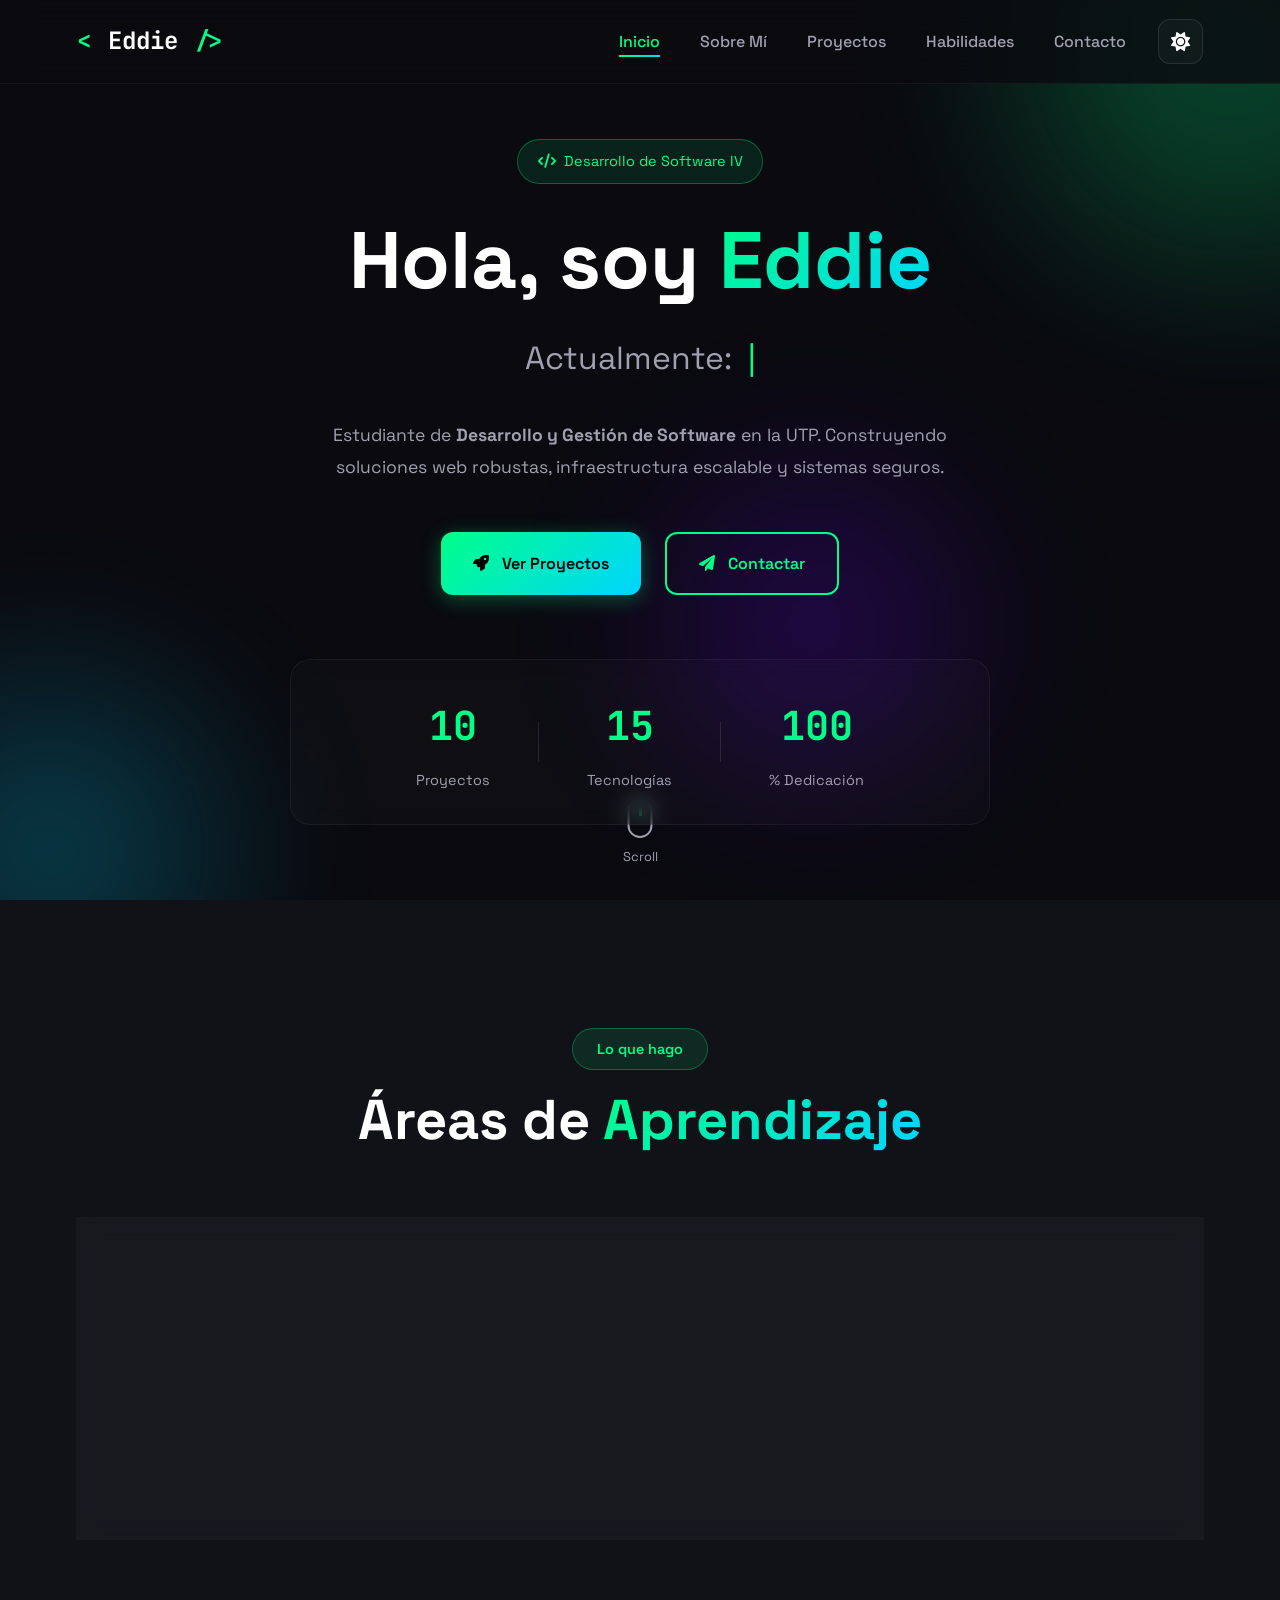
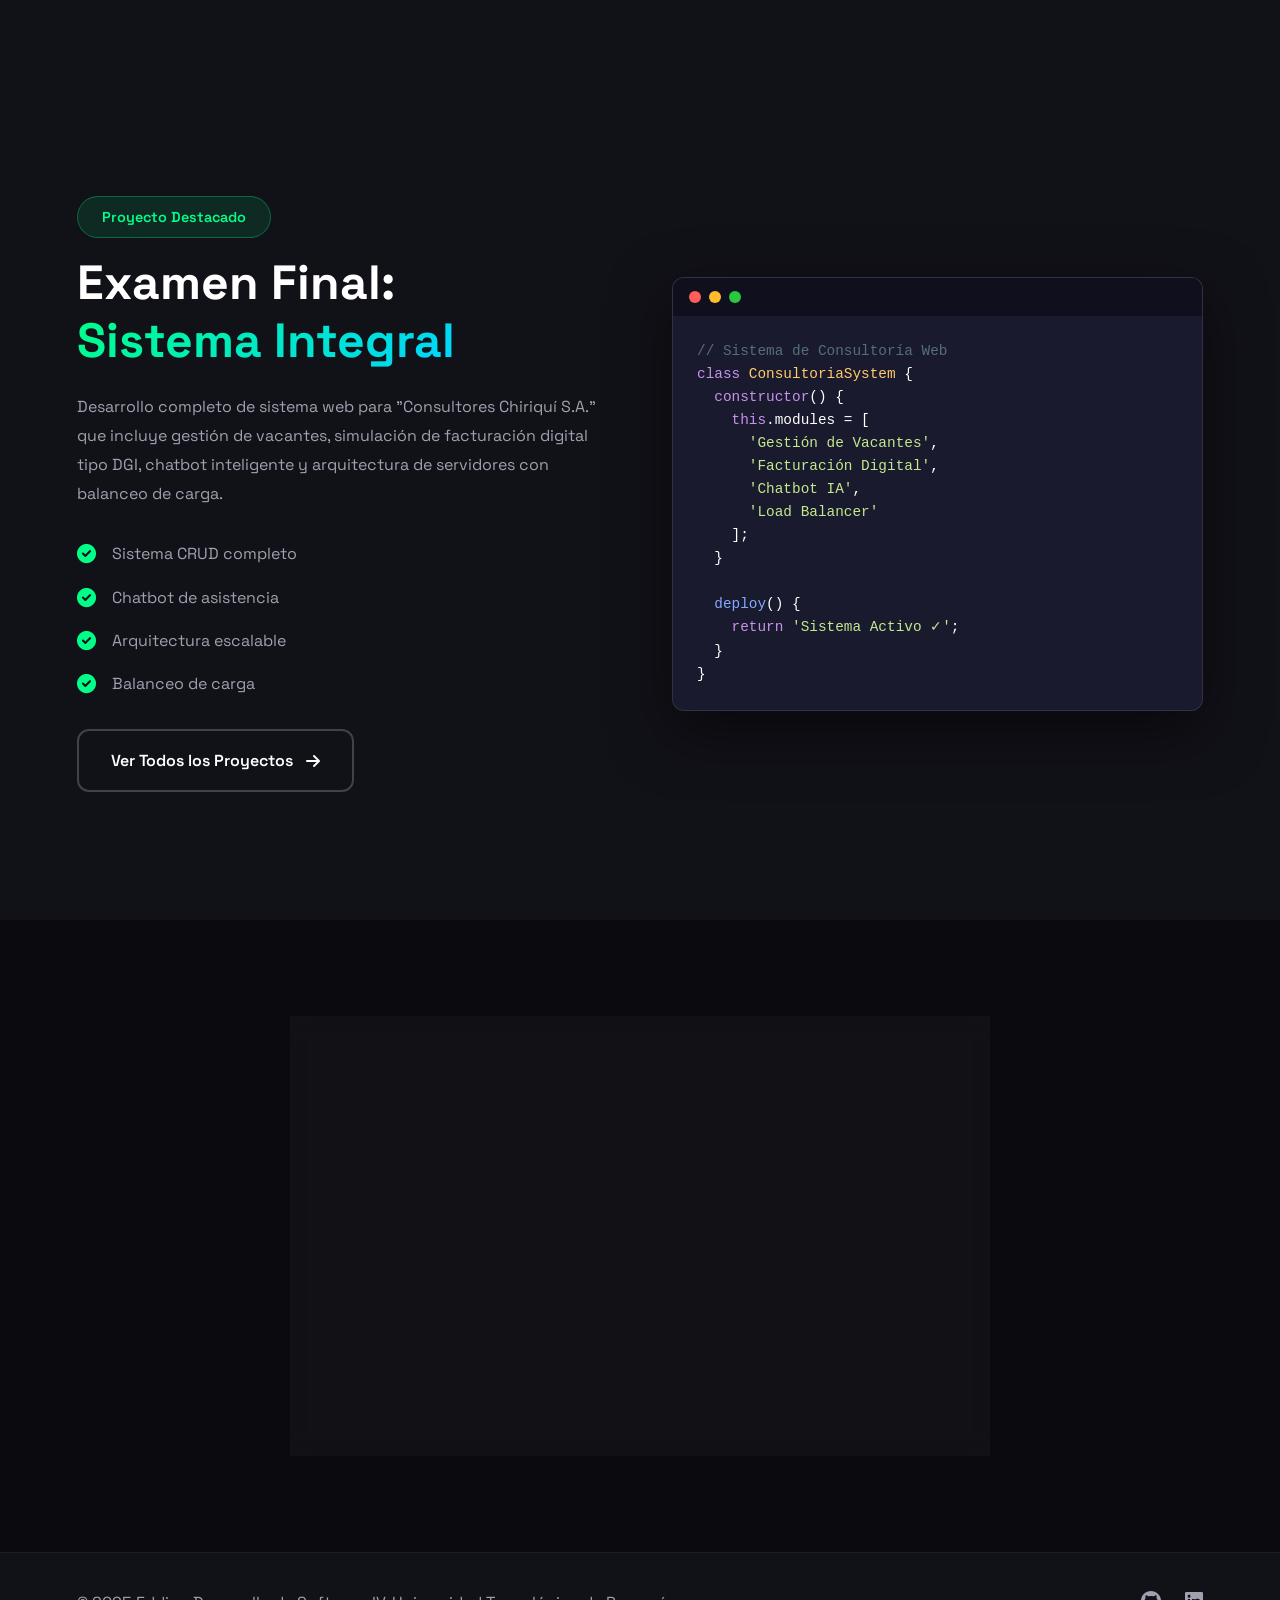
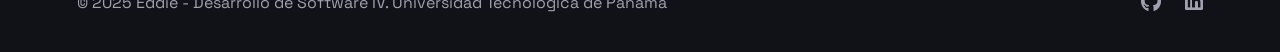
<file: index.html>
<!DOCTYPE html>
<html lang="es">

<head>
    <meta charset="UTF-8">
    <meta name="viewport" content="width=device-width, initial-scale=1.0">
    <title>Eddie - Desarrollador de Software</title>
    <link rel="preconnect" href="https://fonts.googleapis.com">
    <link rel="preconnect" href="https://fonts.gstatic.com" crossorigin>
    <link
        href="https://fonts.googleapis.com/css2?family=Space+Grotesk:wght@300;400;500;600;700&family=JetBrains+Mono:wght@400;500&display=swap"
        rel="stylesheet">
    <link rel="stylesheet" href="css/style.css">
    <link rel="stylesheet" href="https://cdnjs.cloudflare.com/ajax/libs/font-awesome/6.0.0/css/all.min.css">
</head>

<body>
    <!-- Fondo animado con partículas -->
    <div class="bg-animation">
        <div class="gradient-orb orb-1"></div>
        <div class="gradient-orb orb-2"></div>
        <div class="gradient-orb orb-3"></div>
    </div>

    <header id="header">
        <nav class="navbar">
            <div class="logo">
                <span class="logo-bracket">&lt;</span>
                <span class="logo-text">Eddie</span>
                <span class="logo-bracket">/&gt;</span>
            </div>
            <div style="display: flex; align-items: center; gap: 2rem;">
                <ul class="nav-links">
                    <li><a href="index.html" class="active">Inicio</a></li>
                    <li><a href="about.html">Sobre Mí</a></li>
                    <li><a href="projects.html">Proyectos</a></li>
                    <li><a href="skills.html">Habilidades</a></li>
                    <li><a href="contact.html">Contacto</a></li>
                </ul>
                <button class="theme-toggle" id="themeToggle" aria-label="Cambiar tema">
                    <i class="fas fa-sun" id="themeIcon"></i>
                </button>
                <div class="hamburger">
                    <i class="fas fa-bars"></i>
                </div>
            </div>
        </nav>
    </header>

    <main>
        <!-- Hero Section Mejorado -->
        <section id="inicio" class="hero">
            <div class="hero-content">
                <div class="hero-badge fade-in">
                    <i class="fas fa-code"></i>
                    <span>Desarrollo de Software IV</span>
                </div>

                <h1 class="hero-title fade-in-up">
                    Hola, soy <span class="gradient-text">Eddie</span>
                </h1>

                <div class="typing-container fade-in-up">
                    <span class="typing-prefix">Actualmente:</span>
                    <span class="typed-text"></span>
                    <span class="cursor">|</span>
                </div>

                <p class="hero-description fade-in-up">
                    Estudiante de <strong>Desarrollo y Gestión de Software</strong> en la UTP.
                    Construyendo soluciones web robustas, infraestructura escalable y sistemas seguros.
                </p>

                <div class="hero-buttons fade-in-up">
                    <a href="projects.html" class="btn btn-primary">
                        <i class="fas fa-rocket"></i>
                        <span>Ver Proyectos</span>
                    </a>
                    <a href="contact.html" class="btn btn-secondary">
                        <i class="fas fa-paper-plane"></i>
                        <span>Contactar</span>
                    </a>
                </div>

                <div class="hero-stats fade-in-up">
                    <div class="stat-item">
                        <div class="stat-number" data-target="10">0</div>
                        <div class="stat-label">Proyectos</div>
                    </div>
                    <div class="stat-divider"></div>
                    <div class="stat-item">
                        <div class="stat-number" data-target="15">0</div>
                        <div class="stat-label">Tecnologías</div>
                    </div>
                    <div class="stat-divider"></div>
                    <div class="stat-item">
                        <div class="stat-number" data-target="100">0</div>
                        <div class="stat-label">% Dedicación</div>
                    </div>
                </div>
            </div>

            <div class="scroll-indicator">
                <div class="mouse"></div>
                <span>Scroll</span>
            </div>
        </section>

        <!-- Servicios / Áreas de Enfoque -->
        <section class="section services-section">
            <div class="section-header">
                <span class="section-tag">Lo que hago</span>
                <h2 class="section-title">Áreas de <span class="gradient-text">Aprendizaje</span></h2>
            </div>

            <div class="services-grid">
                <div class="service-card card-hover">
                    <div class="service-icon">
                        <i class="fas fa-laptop-code"></i>
                    </div>
                    <h3>Desarrollo Web Full-Stack</h3>
                    <p>Creación de aplicaciones web modernas con HTML5, CSS3, JavaScript y PHP. Enfoque en experiencia
                        de usuario y código limpio.</p>
                    <ul class="tech-tags">
                        <li>HTML/CSS</li>
                        <li>JavaScript</li>
                        <li>PHP</li>
                        <li>MySQL</li>
                    </ul>
                </div>
                </div>
            </div>
        </section>

        <!-- Proyecto Destacado -->
        <section class="section featured-section">
            <div class="featured-content">
                <div class="featured-text">
                    <span class="section-tag">Proyecto Destacado</span>
                    <h2>Examen Final:<br><span class="gradient-text">Sistema Integral</span></h2>
                    <p>
                        Desarrollo completo de sistema web para "Consultores Chiriquí S.A."
                        que incluye gestión de vacantes, simulación de facturación digital tipo DGI,
                        chatbot inteligente y arquitectura de servidores con balanceo de carga.
                    </p>
                    <ul class="feature-list">
                        <li><i class="fas fa-check-circle"></i> Sistema CRUD completo</li>
                        <li><i class="fas fa-check-circle"></i> Chatbot de asistencia</li>
                        <li><i class="fas fa-check-circle"></i> Arquitectura escalable</li>
                        <li><i class="fas fa-check-circle"></i> Balanceo de carga</li>
                    </ul>
                    <a href="projects.html" class="btn btn-outline">
                        <span>Ver Todos los Proyectos</span>
                        <i class="fas fa-arrow-right"></i>
                    </a>
                </div>
                <div class="featured-visual">
                    <div class="code-window">
                        <div class="window-header">
                            <span class="dot red"></span>
                            <span class="dot yellow"></span>
                            <span class="dot green"></span>
                        </div>
                        <div class="code-content">
                            <pre><code><span class="code-comment">// Sistema de Consultoría Web</span>
<span class="code-keyword">class</span> <span class="code-class">ConsultoriaSystem</span> {
  <span class="code-keyword">constructor</span>() {
    <span class="code-keyword">this</span>.modules = [
      <span class="code-string">'Gestión de Vacantes'</span>,
      <span class="code-string">'Facturación Digital'</span>,
      <span class="code-string">'Chatbot IA'</span>,
      <span class="code-string">'Load Balancer'</span>
    ];
  }
  
  <span class="code-function">deploy</span>() {
    <span class="code-keyword">return</span> <span class="code-string">'Sistema Activo ✓'</span>;
  }
}</code></pre>
                        </div>
                    </div>
                </div>
            </div>
        </section>

        <!-- CTA Final -->
        <section class="section cta-section">
            <div class="cta-content">
                <h2>¿Listo para explorar mi trabajo?</h2>
                <p>Descubre los proyectos que he desarrollado durante el curso</p>
                <a href="projects.html" class="btn btn-primary btn-large">
                    <i class="fas fa-folder-open"></i>
                    <span>Ver Portafolio Completo</span>
                </a>
            </div>
        </section>
    </main>

    <footer>
        <div class="footer-content">
            <p>&copy; 2025 Eddie - Desarrollo de Software IV. Universidad Tecnológica de Panamá</p>
            <div class="footer-links">
                <a href="#"><i class="fab fa-github"></i></a>
                <a href="#"><i class="fab fa-linkedin"></i></a>
            </div>
        </div>
    </footer>

    <script src="js/script.js"></script>
</body>

</html>
</file>
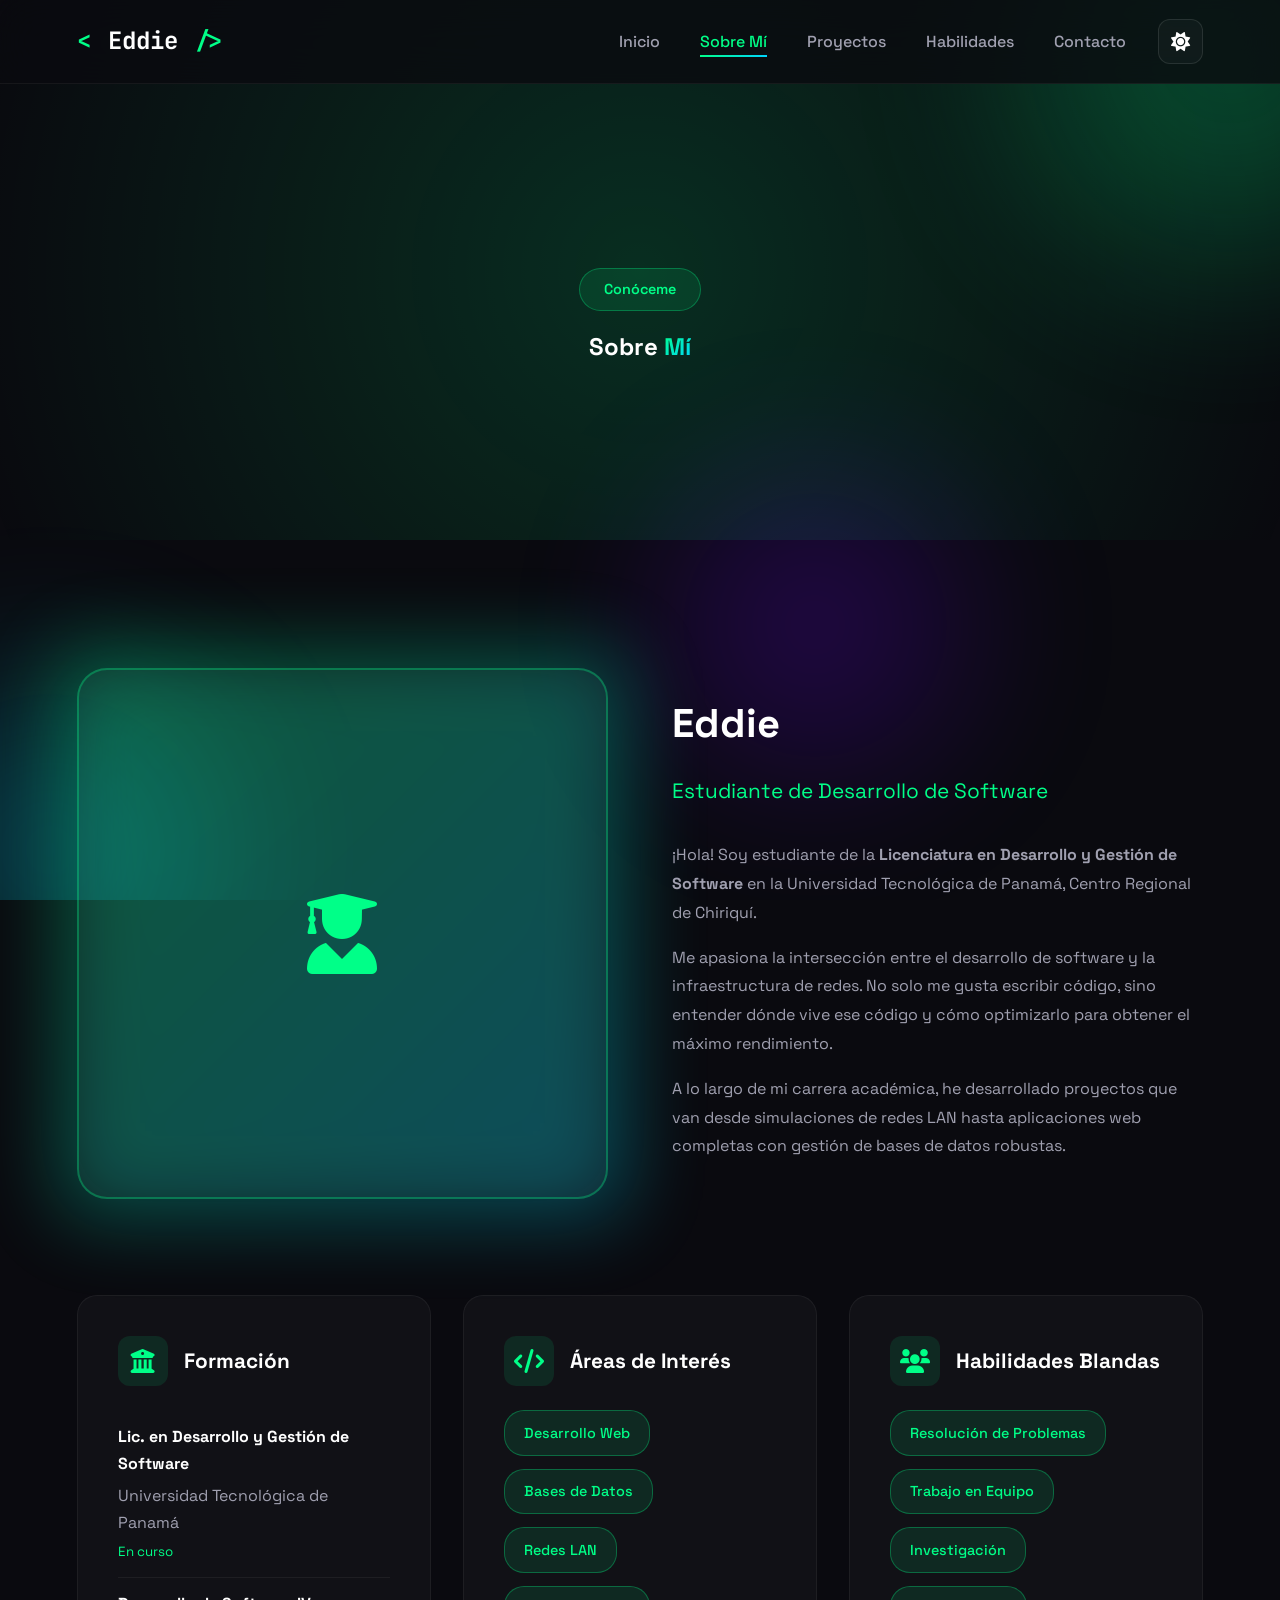
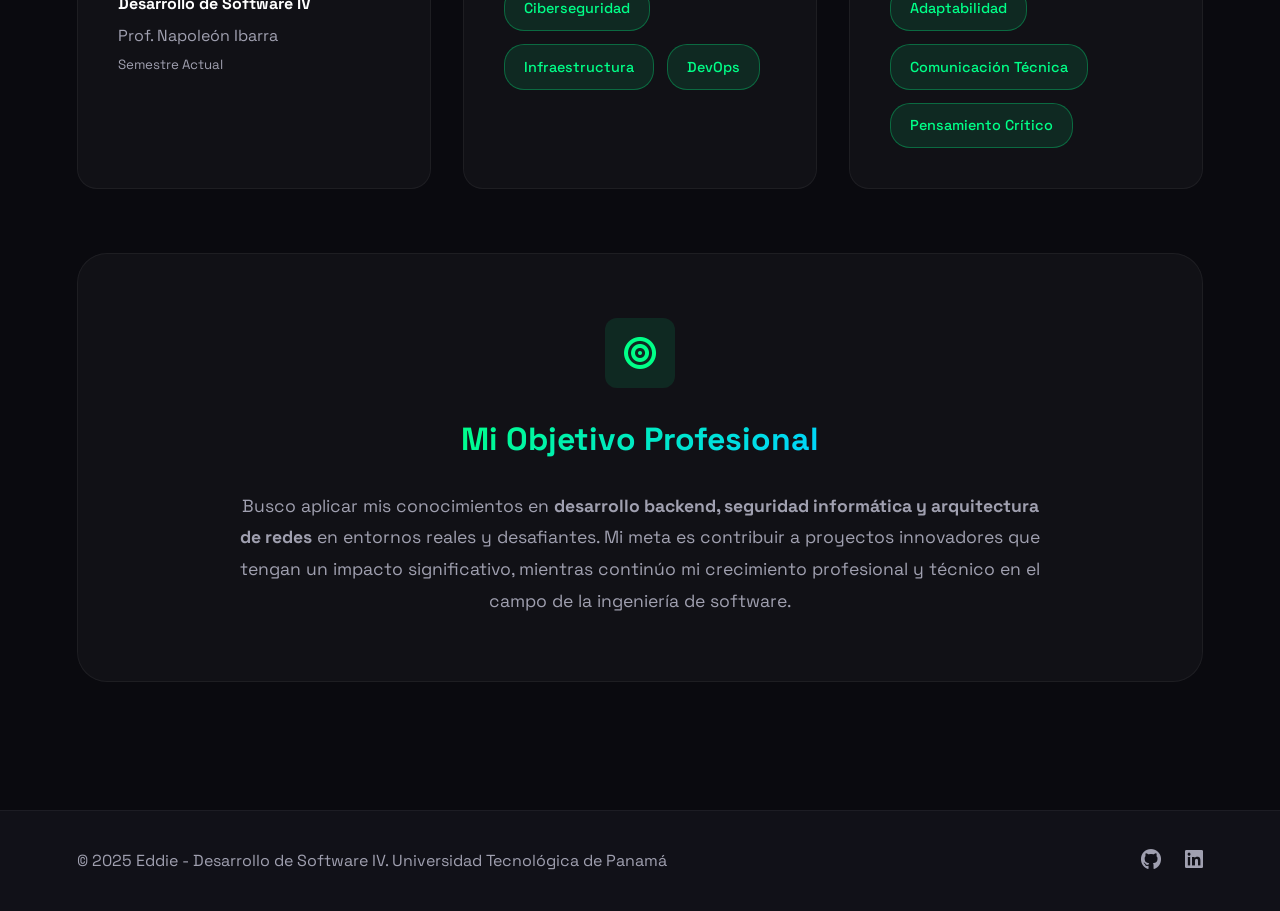
<file: about.html>
<!DOCTYPE html>
<html lang="es">

<head>
    <meta charset="UTF-8">
    <meta name="viewport" content="width=device-width, initial-scale=1.0">
    <title>Sobre Mí - Eddie</title>
    <link rel="preconnect" href="https://fonts.googleapis.com">
    <link rel="preconnect" href="https://fonts.gstatic.com" crossorigin>
    <link
        href="https://fonts.googleapis.com/css2?family=Space+Grotesk:wght@300;400;500;600;700&family=JetBrains+Mono:wght@400;500&display=swap"
        rel="stylesheet">
    <link rel="stylesheet" href="css/style.css">
    <link rel="stylesheet" href="https://cdnjs.cloudflare.com/ajax/libs/font-awesome/6.0.0/css/all.min.css">
    <style>
        .about-hero {
            min-height: 60vh;
            display: flex;
            align-items: center;
            justify-content: center;
            padding: 10rem 6% 4rem;
            text-align: center;
            position: relative;
            overflow: hidden;
        }

        .about-hero::before {
            content: '';
            position: absolute;
            top: -50%;
            left: -50%;
            width: 200%;
            height: 200%;
            background: radial-gradient(circle, rgba(0, 255, 136, 0.15) 0%, transparent 50%);
            animation: rotate 20s linear infinite;
        }

        @keyframes rotate {
            from {
                transform: rotate(0deg);
            }

            to {
                transform: rotate(360deg);
            }
        }

        .about-hero>div {
            position: relative;
            z-index: 1;
        }

        .about-content {
            max-width: 1200px;
            margin: 0 auto;
        }

        .profile-section {
            display: grid;
            grid-template-columns: 1fr 1fr;
            gap: 4rem;
            align-items: center;
            margin-bottom: 6rem;
        }

        .profile-image {
            position: relative;
        }

        .profile-image::before {
            content: '';
            position: absolute;
            inset: -20px;
            background: var(--accent-gradient);
            border-radius: 30px;
            filter: blur(40px);
            opacity: 0.3;
            z-index: -1;
        }

        .image-placeholder {
            width: 100%;
            aspect-ratio: 1;
            background: var(--bg-card);
            border: 2px solid rgba(0, 255, 136, 0.3);
            border-radius: 30px;
            display: flex;
            align-items: center;
            justify-content: center;
            font-size: 5rem;
            color: var(--accent-primary);
        }

        .profile-text h2 {
            font-size: 2.5rem;
            margin-bottom: 1rem;
        }

        .profile-text .role {
            color: var(--accent-primary);
            font-size: 1.3rem;
            margin-bottom: 2rem;
            display: block;
        }

        .profile-text p {
            color: var(--text-secondary);
            line-height: 1.8;
            margin-bottom: 1rem;
        }

        .info-grid {
            display: grid;
            grid-template-columns: repeat(auto-fit, minmax(280px, 1fr));
            gap: 2rem;
            margin-top: 4rem;
        }

        .info-card {
            padding: 2.5rem;
            background: var(--bg-card);
            border: 1px solid rgba(255, 255, 255, 0.05);
            border-radius: 20px;
            transition: var(--transition);
        }

        .info-card:hover {
            transform: translateY(-10px);
            border-color: var(--accent-primary);
            box-shadow: 0 20px 40px rgba(0, 255, 136, 0.1);
        }

        .info-card-header {
            display: flex;
            align-items: center;
            gap: 1rem;
            margin-bottom: 1.5rem;
        }

        .info-icon {
            width: 50px;
            height: 50px;
            display: flex;
            align-items: center;
            justify-content: center;
            background: rgba(0, 255, 136, 0.1);
            border-radius: 12px;
            font-size: 1.5rem;
            color: var(--accent-primary);
        }

        .info-card h3 {
            font-size: 1.3rem;
            color: var(--text-primary);
        }

        .info-list {
            list-style: none;
            padding: 0;
        }

        .info-list li {
            padding: 0.8rem 0;
            border-bottom: 1px solid rgba(255, 255, 255, 0.05);
            color: var(--text-secondary);
        }

        .info-list li:last-child {
            border-bottom: none;
        }

        .info-list strong {
            color: var(--text-primary);
            display: block;
            margin-bottom: 0.3rem;
        }

        .skills-tags {
            display: flex;
            flex-wrap: wrap;
            gap: 0.8rem;
            margin-top: 1rem;
        }

        .skill-tag {
            padding: 0.6rem 1.2rem;
            background: rgba(0, 255, 136, 0.1);
            border: 1px solid rgba(0, 255, 136, 0.3);
            border-radius: 20px;
            color: var(--accent-primary);
            font-size: 0.9rem;
            font-weight: 500;
            transition: var(--transition);
        }

        .skill-tag:hover {
            background: var(--accent-primary);
            color: #000;
        }

        .objectives-section {
            text-align: center;
            padding: 4rem 2rem;
            background: var(--bg-card);
            border-radius: 30px;
            border: 1px solid rgba(255, 255, 255, 0.05);
            margin-top: 4rem;
        }

        .objectives-section h3 {
            font-size: 2rem;
            margin-bottom: 1.5rem;
        }

        .objectives-section p {
            color: var(--text-secondary);
            max-width: 800px;
            margin: 0 auto;
            line-height: 1.8;
            font-size: 1.1rem;
        }

        @media (max-width: 768px) {
            .profile-section {
                grid-template-columns: 1fr;
                gap: 2rem;
            }

            .info-grid {
                grid-template-columns: 1fr;
            }
        }
    </style>
</head>

<body>
    <div class="bg-animation">
        <div class="gradient-orb orb-1"></div>
        <div class="gradient-orb orb-2"></div>
        <div class="gradient-orb orb-3"></div>
    </div>

    <header id="header">
        <nav class="navbar">
            <div class="logo">
                <span class="logo-bracket">&lt;</span>
                <span class="logo-text">Eddie</span>
                <span class="logo-bracket">/&gt;</span>
            </div>
            <div style="display: flex; align-items: center; gap: 2rem;">
                <ul class="nav-links">
                    <li><a href="index.html">Inicio</a></li>
                    <li><a href="about.html" class="active">Sobre Mí</a></li>
                    <li><a href="projects.html">Proyectos</a></li>
                    <li><a href="skills.html">Habilidades</a></li>
                    <li><a href="contact.html">Contacto</a></li>
                </ul>
                <button class="theme-toggle" id="themeToggle" aria-label="Cambiar tema">
                    <i class="fas fa-sun" id="themeIcon"></i>
                </button>
                <div class="hamburger">
                    <i class="fas fa-bars"></i>
                </div>
            </div>
        </nav>
    </header>

    <main>
        <section class="about-hero">
            <div>
                <span class="section-tag">Conóceme</span>
                <h1>Sobre <span class="gradient-text">Mí</span></h1>
            </div>
        </section>

        <section class="section">
            <div class="about-content">
                <div class="profile-section">
                    <div class="profile-image">
                        <div class="image-placeholder">
                            <i class="fas fa-user-graduate"></i>
                        </div>
                    </div>

                    <div class="profile-text">
                        <h2>Eddie</h2>
                        <span class="role">Estudiante de Desarrollo de Software</span>
                        <p>
                            ¡Hola! Soy estudiante de la <strong>Licenciatura en Desarrollo y Gestión de
                                Software</strong>
                            en la Universidad Tecnológica de Panamá, Centro Regional de Chiriquí.
                        </p>
                        <p>
                            Me apasiona la intersección entre el desarrollo de software y la infraestructura de redes.
                            No solo me gusta escribir código, sino entender dónde vive ese código y cómo optimizarlo
                            para obtener el máximo rendimiento.
                        </p>
                        <p>
                            A lo largo de mi carrera académica, he desarrollado proyectos que van desde simulaciones
                            de redes LAN hasta aplicaciones web completas con gestión de bases de datos robustas.
                        </p>
                    </div>
                </div>

                <div class="info-grid">
                    <div class="info-card">
                        <div class="info-card-header">
                            <div class="info-icon">
                                <i class="fas fa-university"></i>
                            </div>
                            <h3>Formación</h3>
                        </div>
                        <ul class="info-list">
                            <li>
                                <strong>Lic. en Desarrollo y Gestión de Software</strong>
                                Universidad Tecnológica de Panamá<br>
                                <small style="color: var(--accent-primary);">En curso</small>
                            </li>
                            <li>
                                <strong>Desarrollo de Software IV</strong>
                                Prof. Napoleón Ibarra<br>
                                <small style="color: var(--text-secondary);">Semestre Actual</small>
                            </li>
                        </ul>
                    </div>

                    <div class="info-card">
                        <div class="info-card-header">
                            <div class="info-icon">
                                <i class="fas fa-code"></i>
                            </div>
                            <h3>Áreas de Interés</h3>
                        </div>
                        <div class="skills-tags">
                            <span class="skill-tag">Desarrollo Web</span>
                            <span class="skill-tag">Bases de Datos</span>
                            <span class="skill-tag">Redes LAN</span>
                            <span class="skill-tag">Ciberseguridad</span>
                            <span class="skill-tag">Infraestructura</span>
                            <span class="skill-tag">DevOps</span>
                        </div>
                    </div>

                    <div class="info-card">
                        <div class="info-card-header">
                            <div class="info-icon">
                                <i class="fas fa-users"></i>
                            </div>
                            <h3>Habilidades Blandas</h3>
                        </div>
                        <div class="skills-tags">
                            <span class="skill-tag">Resolución de Problemas</span>
                            <span class="skill-tag">Trabajo en Equipo</span>
                            <span class="skill-tag">Investigación</span>
                            <span class="skill-tag">Adaptabilidad</span>
                            <span class="skill-tag">Comunicación Técnica</span>
                            <span class="skill-tag">Pensamiento Crítico</span>
                        </div>
                    </div>
                </div>

                <div class="objectives-section">
                    <div class="info-icon" style="margin: 0 auto 1.5rem; width: 70px; height: 70px; font-size: 2rem;">
                        <i class="fas fa-bullseye"></i>
                    </div>
                    <h3><span class="gradient-text">Mi Objetivo Profesional</span></h3>
                    <p>
                        Busco aplicar mis conocimientos en <strong>desarrollo backend, seguridad informática y
                            arquitectura de redes</strong> en entornos reales y desafiantes. Mi meta es contribuir a
                        proyectos innovadores que tengan un impacto significativo, mientras continúo mi crecimiento
                        profesional y técnico en el campo de la ingeniería de software.
                    </p>
                </div>
            </div>
        </section>
    </main>

    <footer>
        <div class="footer-content">
            <p>&copy; 2025 Eddie - Desarrollo de Software IV. Universidad Tecnológica de Panamá</p>
            <div class="footer-links">
                <a href="#"><i class="fab fa-github"></i></a>
                <a href="#"><i class="fab fa-linkedin"></i></a>
            </div>
        </div>
    </footer>

    <script src="js/script.js"></script>
</body>

</html>
</file>
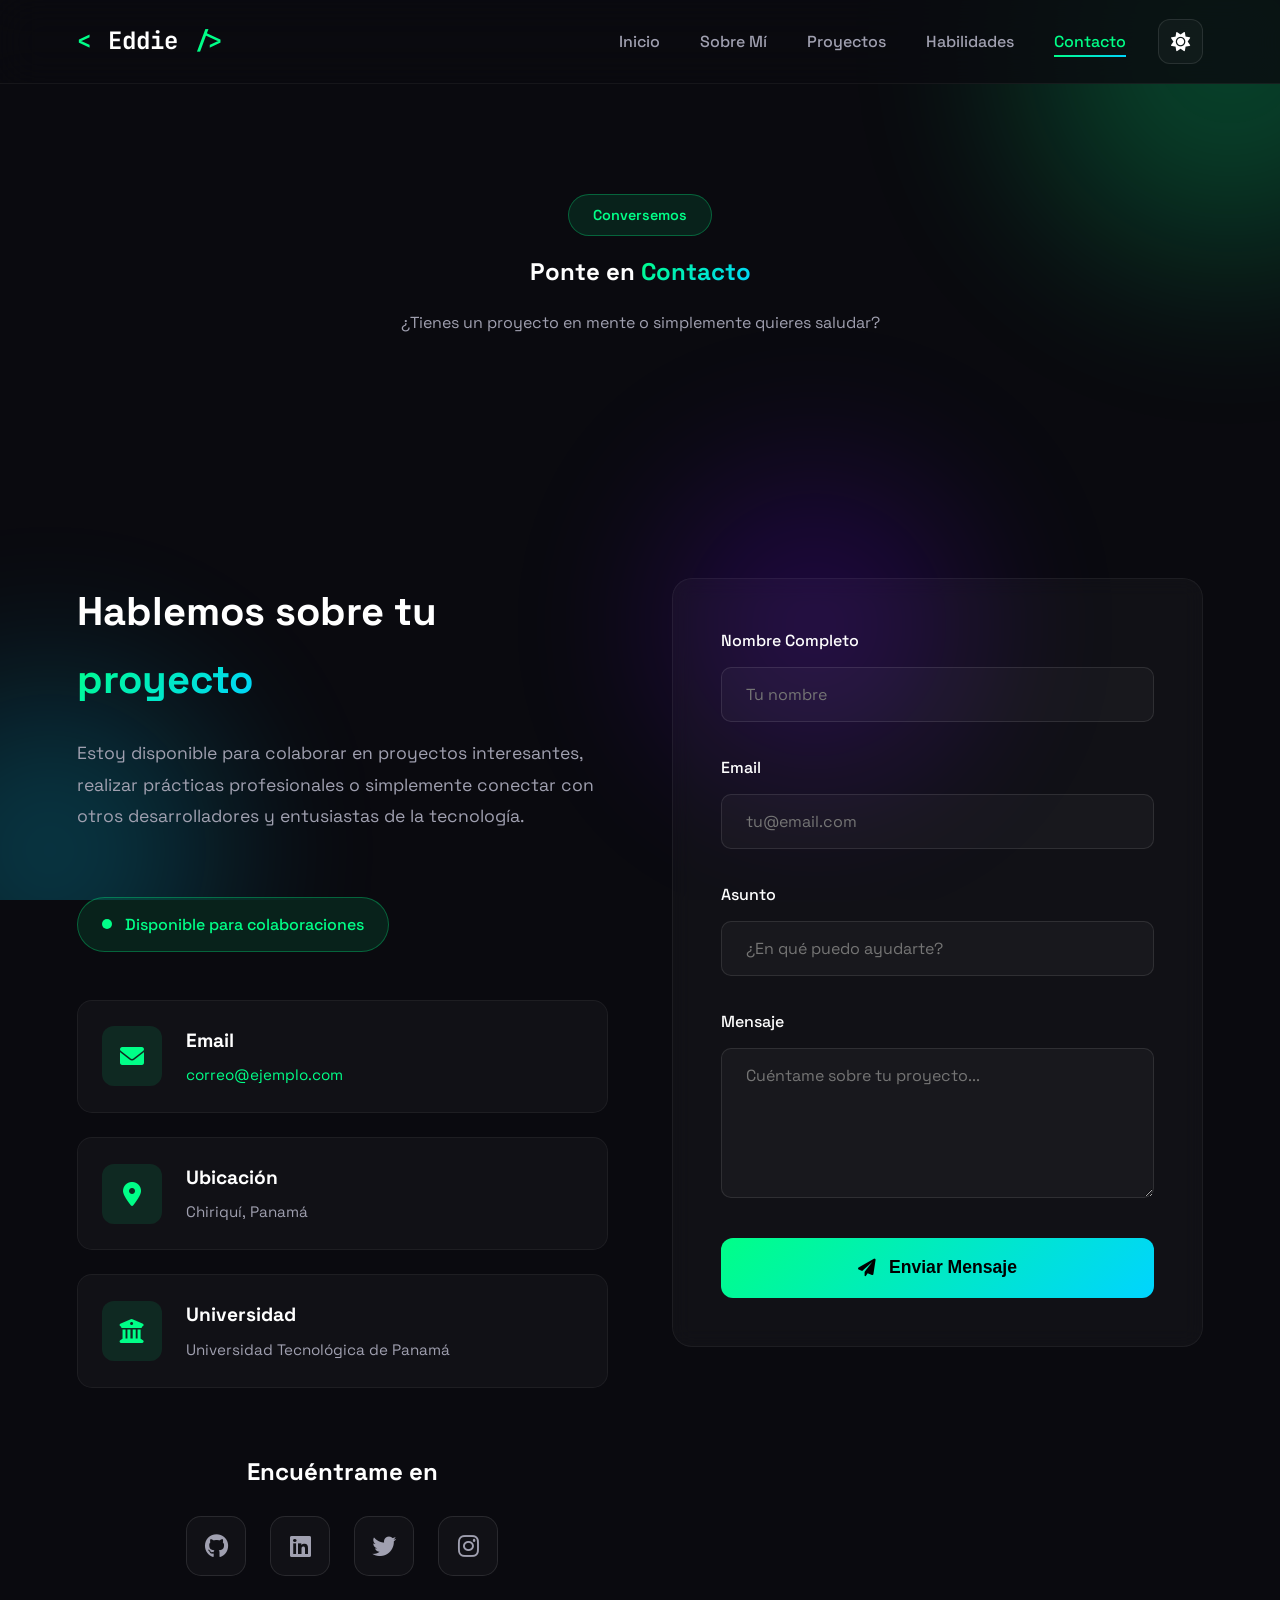
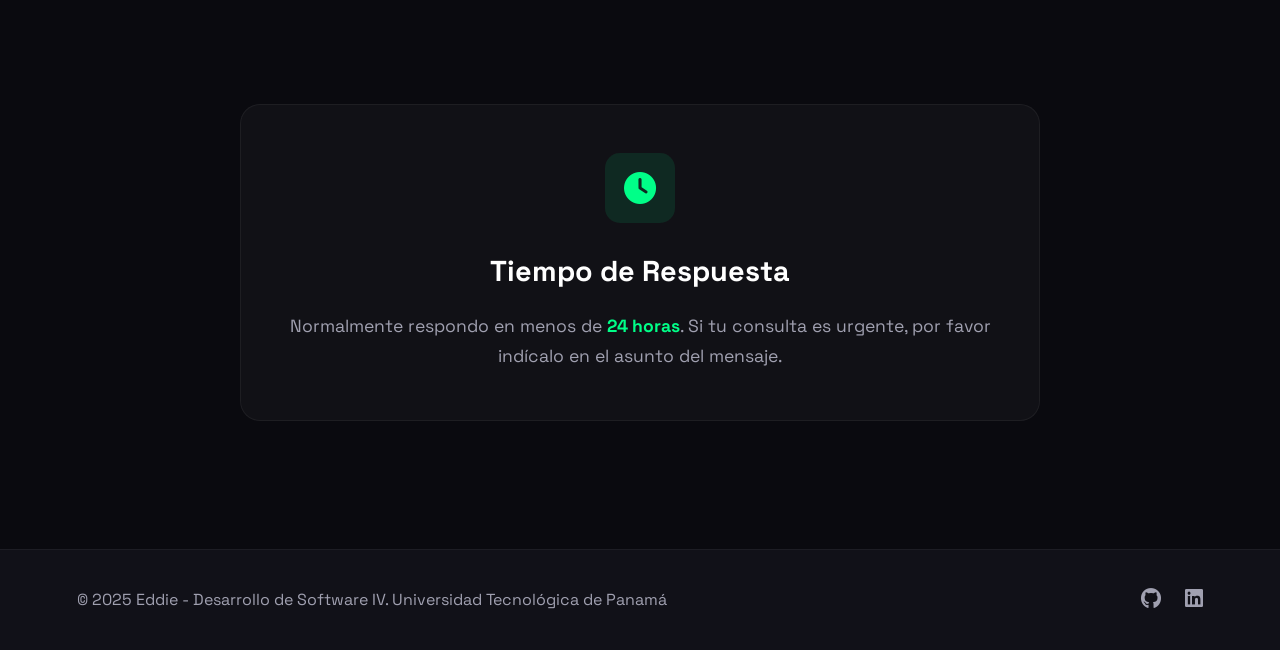
<file: contact.html>
<!DOCTYPE html>
<html lang="es">

<head>
    <meta charset="UTF-8">
    <meta name="viewport" content="width=device-width, initial-scale=1.0">
    <title>Contacto - Eddie</title>
    <link rel="preconnect" href="https://fonts.googleapis.com">
    <link rel="preconnect" href="https://fonts.gstatic.com" crossorigin>
    <link
        href="https://fonts.googleapis.com/css2?family=Space+Grotesk:wght@300;400;500;600;700&family=JetBrains+Mono:wght@400;500&display=swap"
        rel="stylesheet">
    <link rel="stylesheet" href="css/style.css">
    <link rel="stylesheet" href="https://cdnjs.cloudflare.com/ajax/libs/font-awesome/6.0.0/css/all.min.css">
    <style>
        .contact-hero {
            min-height: 50vh;
            display: flex;
            align-items: center;
            justify-content: center;
            padding: 10rem 6% 4rem;
            text-align: center;
        }

        .contact-container {
            max-width: 1200px;
            margin: 0 auto;
            display: grid;
            grid-template-columns: 1fr 1fr;
            gap: 4rem;
            align-items: start;
        }

        .contact-info {
            position: sticky;
            top: 120px;
        }

        .contact-info h2 {
            font-size: 2.5rem;
            margin-bottom: 1.5rem;
        }

        .contact-info>p {
            color: var(--text-secondary);
            line-height: 1.8;
            margin-bottom: 2rem;
            font-size: 1.1rem;
        }

        .info-cards {
            display: flex;
            flex-direction: column;
            gap: 1.5rem;
            margin-top: 3rem;
        }

        .info-item {
            display: flex;
            align-items: center;
            gap: 1.5rem;
            padding: 1.5rem;
            background: var(--bg-card);
            border: 1px solid rgba(255, 255, 255, 0.05);
            border-radius: 15px;
            transition: var(--transition);
        }

        .info-item:hover {
            border-color: var(--accent-primary);
            transform: translateX(10px);
            box-shadow: 0 10px 30px rgba(0, 255, 136, 0.1);
        }

        .info-icon {
            width: 60px;
            height: 60px;
            display: flex;
            align-items: center;
            justify-content: center;
            background: rgba(0, 255, 136, 0.1);
            border-radius: 12px;
            font-size: 1.5rem;
            color: var(--accent-primary);
            flex-shrink: 0;
        }

        .info-text h3 {
            font-size: 1.2rem;
            margin-bottom: 0.3rem;
            color: var(--text-primary);
        }

        .info-text p {
            color: var(--text-secondary);
            font-size: 0.95rem;
        }

        .info-text a {
            color: var(--accent-primary);
            text-decoration: none;
            transition: var(--transition);
        }

        .info-text a:hover {
            color: var(--accent-secondary);
        }

        .contact-form {
            padding: 3rem;
            background: var(--bg-card);
            border: 1px solid rgba(255, 255, 255, 0.05);
            border-radius: 20px;
            backdrop-filter: blur(10px);
        }

        .form-group {
            margin-bottom: 2rem;
        }

        .form-group label {
            display: block;
            margin-bottom: 0.8rem;
            color: var(--text-primary);
            font-weight: 500;
            font-size: 1rem;
        }

        .form-group input,
        .form-group textarea {
            width: 100%;
            padding: 1rem 1.5rem;
            background: rgba(255, 255, 255, 0.03);
            border: 1px solid rgba(255, 255, 255, 0.1);
            border-radius: 10px;
            color: var(--text-primary);
            font-family: var(--font-main);
            font-size: 1rem;
            transition: var(--transition);
        }

        .form-group input:focus,
        .form-group textarea:focus {
            outline: none;
            border-color: var(--accent-primary);
            background: rgba(255, 255, 255, 0.05);
            box-shadow: 0 0 0 3px rgba(0, 255, 136, 0.1);
        }

        .form-group textarea {
            resize: vertical;
            min-height: 150px;
        }

        .submit-btn {
            width: 100%;
            padding: 1.2rem;
            background: var(--accent-gradient);
            color: #000;
            border: none;
            border-radius: 12px;
            font-size: 1.1rem;
            font-weight: 600;
            cursor: pointer;
            transition: var(--transition);
            display: flex;
            align-items: center;
            justify-content: center;
            gap: 0.8rem;
        }

        .submit-btn:hover {
            transform: translateY(-3px);
            box-shadow: 0 10px 30px rgba(0, 255, 136, 0.3);
        }

        .social-section {
            margin-top: 4rem;
            text-align: center;
        }

        .social-section h3 {
            font-size: 1.5rem;
            margin-bottom: 1.5rem;
        }

        .social-links {
            display: flex;
            justify-content: center;
            gap: 1.5rem;
            flex-wrap: wrap;
        }

        .social-link {
            width: 60px;
            height: 60px;
            display: flex;
            align-items: center;
            justify-content: center;
            background: var(--bg-card);
            border: 1px solid rgba(255, 255, 255, 0.1);
            border-radius: 15px;
            color: var(--text-secondary);
            font-size: 1.5rem;
            transition: var(--transition);
            text-decoration: none;
        }

        .social-link:hover {
            border-color: var(--accent-primary);
            color: var(--accent-primary);
            transform: translateY(-5px);
            box-shadow: 0 10px 20px rgba(0, 255, 136, 0.2);
        }

        .availability-badge {
            display: inline-flex;
            align-items: center;
            gap: 0.8rem;
            padding: 0.8rem 1.5rem;
            background: rgba(0, 255, 136, 0.1);
            border: 1px solid rgba(0, 255, 136, 0.3);
            border-radius: 50px;
            margin-top: 2rem;
        }

        .status-dot {
            width: 10px;
            height: 10px;
            background: var(--accent-primary);
            border-radius: 50%;
            animation: pulse 2s infinite;
        }

        @keyframes pulse {

            0%,
            100% {
                opacity: 1;
            }

            50% {
                opacity: 0.5;
            }
        }

        @media (max-width: 968px) {
            .contact-container {
                grid-template-columns: 1fr;
                gap: 3rem;
            }

            .contact-info {
                position: static;
            }

            .contact-form {
                padding: 2rem;
            }
        }
    </style>
</head>

<body>
    <div class="bg-animation">
        <div class="gradient-orb orb-1"></div>
        <div class="gradient-orb orb-2"></div>
        <div class="gradient-orb orb-3"></div>
    </div>

    <header id="header">
        <nav class="navbar">
            <div class="logo">
                <span class="logo-bracket">&lt;</span>
                <span class="logo-text">Eddie</span>
                <span class="logo-bracket">/&gt;</span>
            </div>
            <div style="display: flex; align-items: center; gap: 2rem;">
                <ul class="nav-links">
                    <li><a href="index.html">Inicio</a></li>
                    <li><a href="about.html">Sobre Mí</a></li>
                    <li><a href="projects.html">Proyectos</a></li>
                    <li><a href="skills.html">Habilidades</a></li>
                    <li><a href="contact.html" class="active">Contacto</a></li>
                </ul>
                <button class="theme-toggle" id="themeToggle" aria-label="Cambiar tema">
                    <i class="fas fa-sun" id="themeIcon"></i>
                </button>
                <div class="hamburger">
                    <i class="fas fa-bars"></i>
                </div>
            </div>
        </nav>
    </header>

    <main>
        <section class="contact-hero">
            <div>
                <span class="section-tag">Conversemos</span>
                <h1>Ponte en <span class="gradient-text">Contacto</span></h1>
                <p style="color: var(--text-secondary); max-width: 600px; margin: 1rem auto;">
                    ¿Tienes un proyecto en mente o simplemente quieres saludar?
                </p>
            </div>
        </section>

        <section class="section">
            <div class="contact-container">
                <div class="contact-info">
                    <h2>Hablemos sobre tu <span class="gradient-text">proyecto</span></h2>
                    <p>
                        Estoy disponible para colaborar en proyectos interesantes, realizar prácticas profesionales
                        o simplemente conectar con otros desarrolladores y entusiastas de la tecnología.
                    </p>

                    <div class="availability-badge">
                        <span class="status-dot"></span>
                        <span style="color: var(--accent-primary); font-weight: 500;">Disponible para
                            colaboraciones</span>
                    </div>

                    <div class="info-cards">
                        <div class="info-item">
                            <div class="info-icon">
                                <i class="fas fa-envelope"></i>
                            </div>
                            <div class="info-text">
                                <h3>Email</h3>
                                <p><a href="mailto:correo@ejemplo.com">correo@ejemplo.com</a></p>
                            </div>
                        </div>

                        <div class="info-item">
                            <div class="info-icon">
                                <i class="fas fa-map-marker-alt"></i>
                            </div>
                            <div class="info-text">
                                <h3>Ubicación</h3>
                                <p>Chiriquí, Panamá</p>
                            </div>
                        </div>

                        <div class="info-item">
                            <div class="info-icon">
                                <i class="fas fa-university"></i>
                            </div>
                            <div class="info-text">
                                <h3>Universidad</h3>
                                <p>Universidad Tecnológica de Panamá</p>
                            </div>
                        </div>
                    </div>

                    <div class="social-section">
                        <h3>Encuéntrame en</h3>
                        <div class="social-links">
                            <a href="#" class="social-link" title="GitHub">
                                <i class="fab fa-github"></i>
                            </a>
                            <a href="#" class="social-link" title="LinkedIn">
                                <i class="fab fa-linkedin"></i>
                            </a>
                            <a href="#" class="social-link" title="Twitter">
                                <i class="fab fa-twitter"></i>
                            </a>
                            <a href="#" class="social-link" title="Instagram">
                                <i class="fab fa-instagram"></i>
                            </a>
                        </div>
                    </div>
                </div>

                <form class="contact-form" id="contactForm">
                    <div class="form-group">
                        <label for="name">Nombre Completo</label>
                        <input type="text" id="name" name="name" placeholder="Tu nombre" required>
                    </div>

                    <div class="form-group">
                        <label for="email">Email</label>
                        <input type="email" id="email" name="email" placeholder="tu@email.com" required>
                    </div>

                    <div class="form-group">
                        <label for="subject">Asunto</label>
                        <input type="text" id="subject" name="subject" placeholder="¿En qué puedo ayudarte?" required>
                    </div>

                    <div class="form-group">
                        <label for="message">Mensaje</label>
                        <textarea id="message" name="message" placeholder="Cuéntame sobre tu proyecto..."
                            required></textarea>
                    </div>

                    <button type="submit" class="submit-btn">
                        <i class="fas fa-paper-plane"></i>
                        <span>Enviar Mensaje</span>
                    </button>
                </form>
            </div>
        </section>

        <section class="section" style="padding-top: 0;">
            <div
                style="max-width: 800px; margin: 0 auto; text-align: center; padding: 3rem; background: var(--bg-card); border-radius: 20px; border: 1px solid rgba(255, 255, 255, 0.05);">
                <div
                    style="width: 70px; height: 70px; margin: 0 auto 1.5rem; display: flex; align-items: center; justify-content: center; background: rgba(0, 255, 136, 0.1); border-radius: 15px; font-size: 2rem; color: var(--accent-primary);">
                    <i class="fas fa-clock"></i>
                </div>
                <h3 style="font-size: 1.8rem; margin-bottom: 1rem;">Tiempo de Respuesta</h3>
                <p style="color: var(--text-secondary); font-size: 1.1rem;">
                    Normalmente respondo en menos de <strong style="color: var(--accent-primary);">24 horas</strong>.
                    Si tu consulta es urgente, por favor indícalo en el asunto del mensaje.
                </p>
            </div>
        </section>
    </main>

    <footer>
        <div class="footer-content">
            <p>&copy; 2025 Eddie - Desarrollo de Software IV. Universidad Tecnológica de Panamá</p>
            <div class="footer-links">
                <a href="#"><i class="fab fa-github"></i></a>
                <a href="#"><i class="fab fa-linkedin"></i></a>
            </div>
        </div>
    </footer>

    <script src="js/script.js"></script>
    <script>
        // Form submission handler
        document.getElementById('contactForm').addEventListener('submit', function (e) {
            e.preventDefault();

            // Get form data
            const formData = new FormData(this);
            const data = Object.fromEntries(formData);

            // Show success message (you can integrate with a backend here)
            alert('¡Gracias por tu mensaje! Te responderé pronto.');

            // Reset form
            this.reset();
        });
    </script>
</body>

</html>
</file>
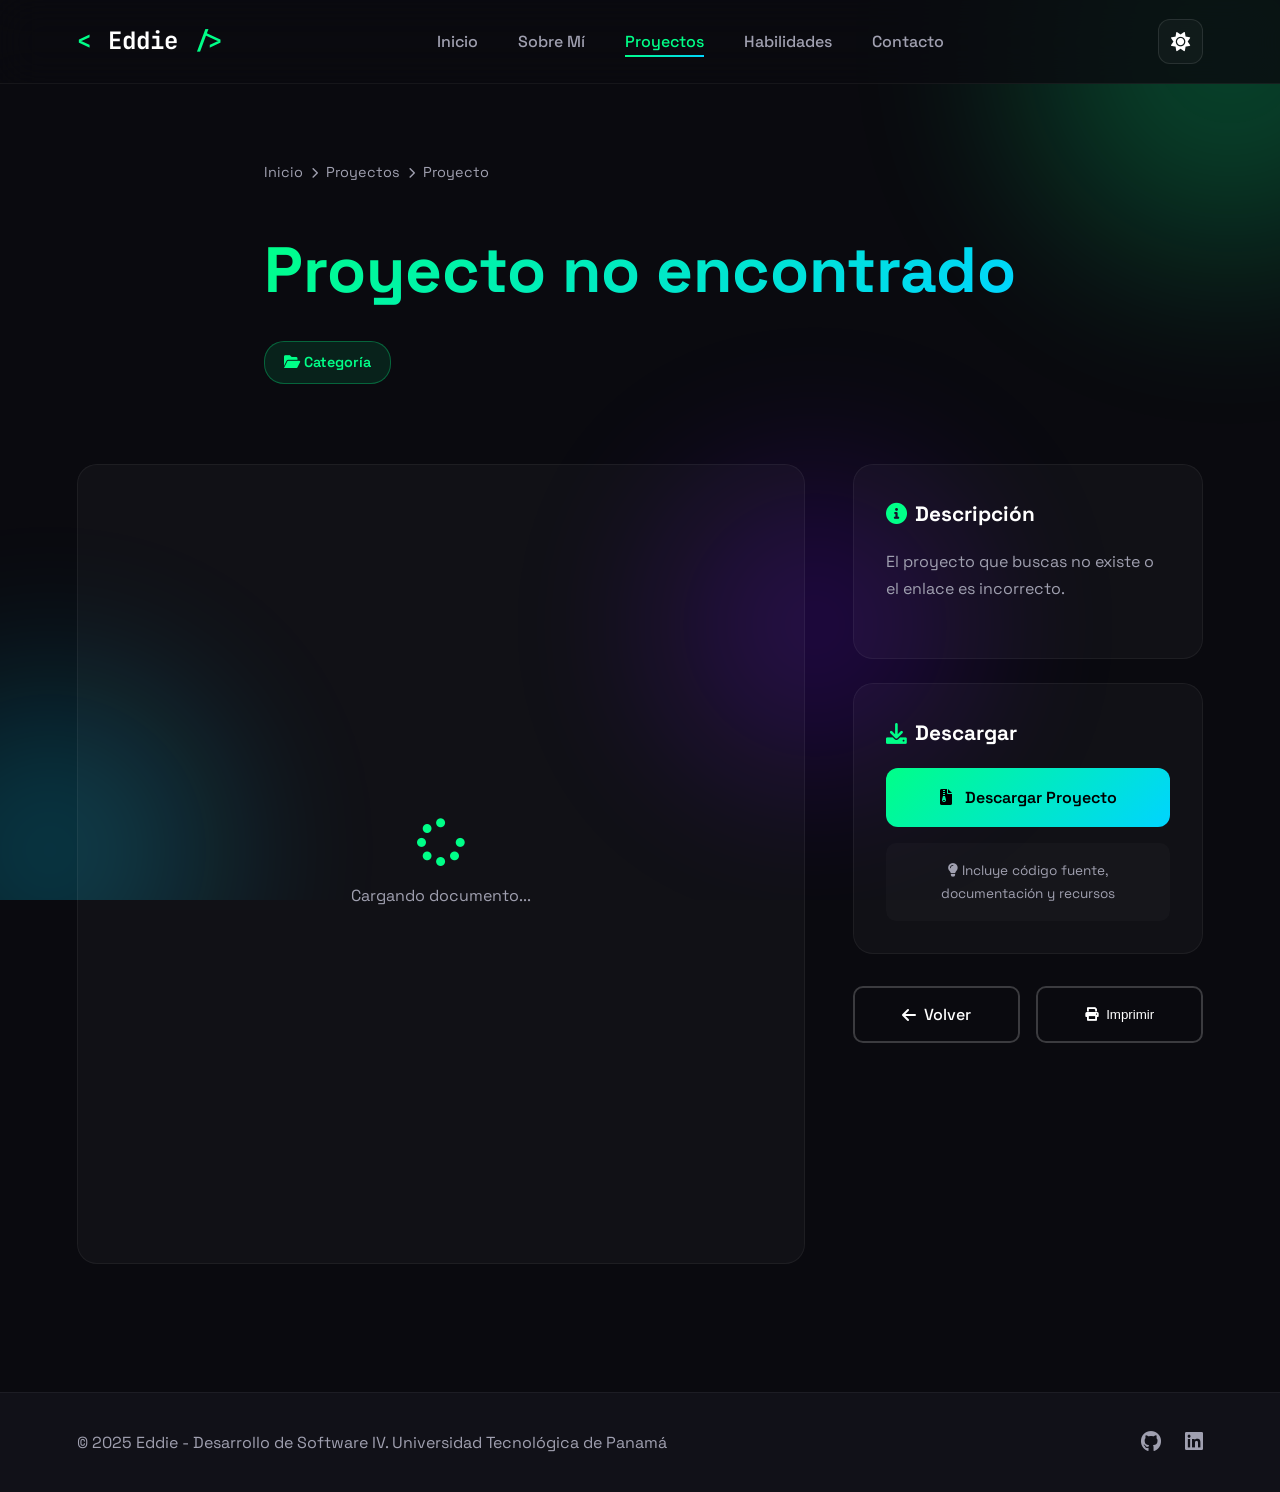
<file: project-detail.html>
<!DOCTYPE html>
<html lang="es">

<head>
    <meta charset="UTF-8">
    <meta name="viewport" content="width=device-width, initial-scale=1.0">
    <title>Detalle del Proyecto - Eddie</title>
    <link rel="preconnect" href="https://fonts.googleapis.com">
    <link rel="preconnect" href="https://fonts.gstatic.com" crossorigin>
    <link
        href="https://fonts.googleapis.com/css2?family=Space+Grotesk:wght@300;400;500;600;700&family=JetBrains+Mono:wght@400;500&display=swap"
        rel="stylesheet">
    <link rel="stylesheet" href="css/style.css">
    <link rel="stylesheet" href="https://cdnjs.cloudflare.com/ajax/libs/font-awesome/6.0.0/css/all.min.css">
    <style>
        .detail-hero {
            min-height: 30vh;
            display: flex;
            align-items: center;
            padding: 10rem 6% 3rem;
        }

        .breadcrumb {
            display: flex;
            align-items: center;
            gap: 0.5rem;
            color: var(--text-secondary);
            font-size: 0.9rem;
            margin-bottom: 2rem;
        }

        .breadcrumb a {
            color: var(--text-secondary);
            text-decoration: none;
            transition: var(--transition);
        }

        .breadcrumb a:hover {
            color: var(--accent-primary);
        }

        .breadcrumb i {
            font-size: 0.7rem;
        }

        .detail-header {
            max-width: 1400px;
            margin: 0 auto;
        }

        .detail-title {
            font-size: clamp(2.5rem, 5vw, 4rem);
            margin-bottom: 1rem;
            color: var(--text-primary);
        }

        .detail-meta {
            display: flex;
            align-items: center;
            gap: 1.5rem;
            flex-wrap: wrap;
        }

        .meta-badge {
            padding: 0.5rem 1.2rem;
            background: rgba(0, 255, 136, 0.1);
            border: 1px solid rgba(0, 255, 136, 0.3);
            border-radius: 20px;
            color: var(--accent-primary);
            font-size: 0.9rem;
            font-weight: 600;
        }

        .detail-content {
            display: grid;
            grid-template-columns: 1fr 350px;
            gap: 3rem;
            max-width: 1400px;
            margin: 0 auto;
        }

        .main-column {
            min-width: 0;
        }

        .pdf-viewer-container {
            background: var(--bg-card);
            border: 1px solid rgba(255, 255, 255, 0.05);
            border-radius: 20px;
            overflow: hidden;
            height: 800px;
            position: relative;
        }

        [data-theme="light"] .pdf-viewer-container {
            border-color: rgba(0, 0, 0, 0.05);
        }

        .pdf-viewer-container object {
            width: 100%;
            height: 100%;
            display: block;
        }

        .sidebar {
            position: sticky;
            top: 120px;
            height: fit-content;
        }

        .info-card {
            background: var(--bg-card);
            border: 1px solid rgba(255, 255, 255, 0.05);
            border-radius: 20px;
            padding: 2rem;
            margin-bottom: 1.5rem;
        }

        [data-theme="light"] .info-card {
            border-color: rgba(0, 0, 0, 0.05);
        }

        .info-card h3 {
            font-size: 1.3rem;
            margin-bottom: 1rem;
            color: var(--text-primary);
            display: flex;
            align-items: center;
            gap: 0.5rem;
        }

        .info-card h3 i {
            color: var(--accent-primary);
        }

        .info-card p {
            color: var(--text-secondary);
            line-height: 1.7;
            margin-bottom: 1.5rem;
        }

        .download-section {
            display: flex;
            flex-direction: column;
            gap: 1rem;
        }

        .download-btn {
            display: flex;
            align-items: center;
            justify-content: center;
            gap: 0.8rem;
            padding: 1rem 1.5rem;
            background: var(--accent-gradient);
            color: #000;
            border: none;
            border-radius: 12px;
            font-size: 1rem;
            font-weight: 600;
            text-decoration: none;
            transition: var(--transition);
            cursor: pointer;
        }

        .download-btn:hover {
            transform: translateY(-3px);
            box-shadow: 0 10px 30px rgba(0, 255, 136, 0.3);
        }

        .download-note {
            font-size: 0.85rem;
            color: var(--text-secondary);
            text-align: center;
            padding: 1rem;
            background: rgba(255, 255, 255, 0.02);
            border-radius: 10px;
        }

        [data-theme="light"] .download-note {
            background: rgba(0, 0, 0, 0.02);
        }

        .tech-stack {
            list-style: none;
            padding: 0;
            display: flex;
            flex-wrap: wrap;
            gap: 0.5rem;
        }

        .tech-stack li {
            padding: 0.5rem 1rem;
            background: rgba(0, 255, 136, 0.1);
            border: 1px solid rgba(0, 255, 136, 0.2);
            border-radius: 20px;
            font-size: 0.85rem;
            color: var(--accent-primary);
        }

        .action-buttons {
            display: flex;
            gap: 1rem;
            margin-top: 2rem;
        }

        .action-btn {
            flex: 1;
            padding: 0.8rem 1rem;
            background: transparent;
            border: 2px solid rgba(255, 255, 255, 0.2);
            border-radius: 10px;
            color: var(--text-primary);
            text-decoration: none;
            text-align: center;
            font-weight: 500;
            transition: var(--transition);
            display: flex;
            align-items: center;
            justify-content: center;
            gap: 0.5rem;
        }

        [data-theme="light"] .action-btn {
            border-color: rgba(0, 0, 0, 0.2);
        }

        .action-btn:hover {
            border-color: var(--accent-primary);
            color: var(--accent-primary);
            transform: translateY(-2px);
        }

        @media (max-width: 1024px) {
            .detail-content {
                grid-template-columns: 1fr;
            }

            .sidebar {
                position: static;
            }

            .pdf-viewer-container {
                height: 600px;
            }
        }

        @media (max-width: 768px) {
            .detail-hero {
                padding: 8rem 5% 2rem;
            }

            .pdf-viewer-container {
                height: 500px;
            }
        }
    </style>
</head>

<body>
    <div class="bg-animation">
        <div class="gradient-orb orb-1"></div>
        <div class="gradient-orb orb-2"></div>
        <div class="gradient-orb orb-3"></div>
    </div>

    <header id="header">
        <nav class="navbar">
            <div class="logo">
                <span class="logo-bracket">&lt;</span>
                <span class="logo-text">Eddie</span>
                <span class="logo-bracket">/&gt;</span>
            </div>
            <ul class="nav-links">
                <li><a href="index.html">Inicio</a></li>
                <li><a href="about.html">Sobre Mí</a></li>
                <li><a href="projects.html" class="active">Proyectos</a></li>
                <li><a href="skills.html">Habilidades</a></li>
                <li><a href="contact.html">Contacto</a></li>
            </ul>
            <div style="display: flex; align-items: center; gap: 1rem;">
                <button class="theme-toggle" id="themeToggle" aria-label="Cambiar tema">
                    <i class="fas fa-sun" id="themeIcon"></i>
                </button>
                <div class="hamburger">
                    <i class="fas fa-bars"></i>
                </div>
            </div>
        </nav>
    </header>

    <main>
        <section class="detail-hero">
            <div class="detail-header">
                <div class="breadcrumb">
                    <a href="index.html">Inicio</a>
                    <i class="fas fa-chevron-right"></i>
                    <a href="projects.html">Proyectos</a>
                    <i class="fas fa-chevron-right"></i>
                    <span id="project-category">Proyecto</span>
                </div>

                <h1 class="detail-title">
                    <span class="gradient-text" id="project-title">Cargando...</span>
                </h1>

                <div class="detail-meta">
                    <span class="meta-badge">
                        <i class="fas fa-folder-open"></i>
                        <span id="project-category-badge">Categoría</span>
                    </span>
                </div>
            </div>
        </section>

        <section class="section" style="padding-top: 2rem;">
            <div class="detail-content">
                <div class="main-column">
                    <div class="pdf-viewer-container" id="pdf-container">
                        <div
                            style="display: flex; align-items: center; justify-content: center; height: 100%; color: var(--text-secondary);">
                            <div style="text-align: center;">
                                <i class="fas fa-spinner fa-spin"
                                    style="font-size: 3rem; color: var(--accent-primary); margin-bottom: 1rem;"></i>
                                <p>Cargando documento...</p>
                            </div>
                        </div>
                    </div>
                </div>

                <aside class="sidebar">
                    <div class="info-card">
                        <h3>
                            <i class="fas fa-info-circle"></i>
                            Descripción
                        </h3>
                        <p id="project-desc">Cargando descripción del proyecto...</p>
                    </div>

                    <div class="info-card">
                        <h3>
                            <i class="fas fa-download"></i>
                            Descargar
                        </h3>
                        <div class="download-section">
                            <a href="#" id="download-link" class="download-btn">
                                <i class="fas fa-file-archive"></i>
                                <span>Descargar Proyecto</span>
                            </a>
                            <div class="download-note">
                                <i class="fas fa-lightbulb"></i>
                                Incluye código fuente, documentación y recursos
                            </div>
                        </div>
                    </div>

                    <div class="action-buttons">
                        <a href="projects.html" class="action-btn">
                            <i class="fas fa-arrow-left"></i>
                            <span>Volver</span>
                        </a>
                        <button class="action-btn" onclick="window.print()">
                            <i class="fas fa-print"></i>
                            <span>Imprimir</span>
                        </button>
                    </div>
                </aside>
            </div>
        </section>
    </main>

    <footer>
        <div class="footer-content">
            <p>&copy; 2025 Eddie - Desarrollo de Software IV. Universidad Tecnológica de Panamá</p>
            <div class="footer-links">
                <a href="#"><i class="fab fa-github"></i></a>
                <a href="#"><i class="fab fa-linkedin"></i></a>
            </div>
        </div>
    </footer>

    <script src="js/script.js"></script>
</body>

</html>
</file>
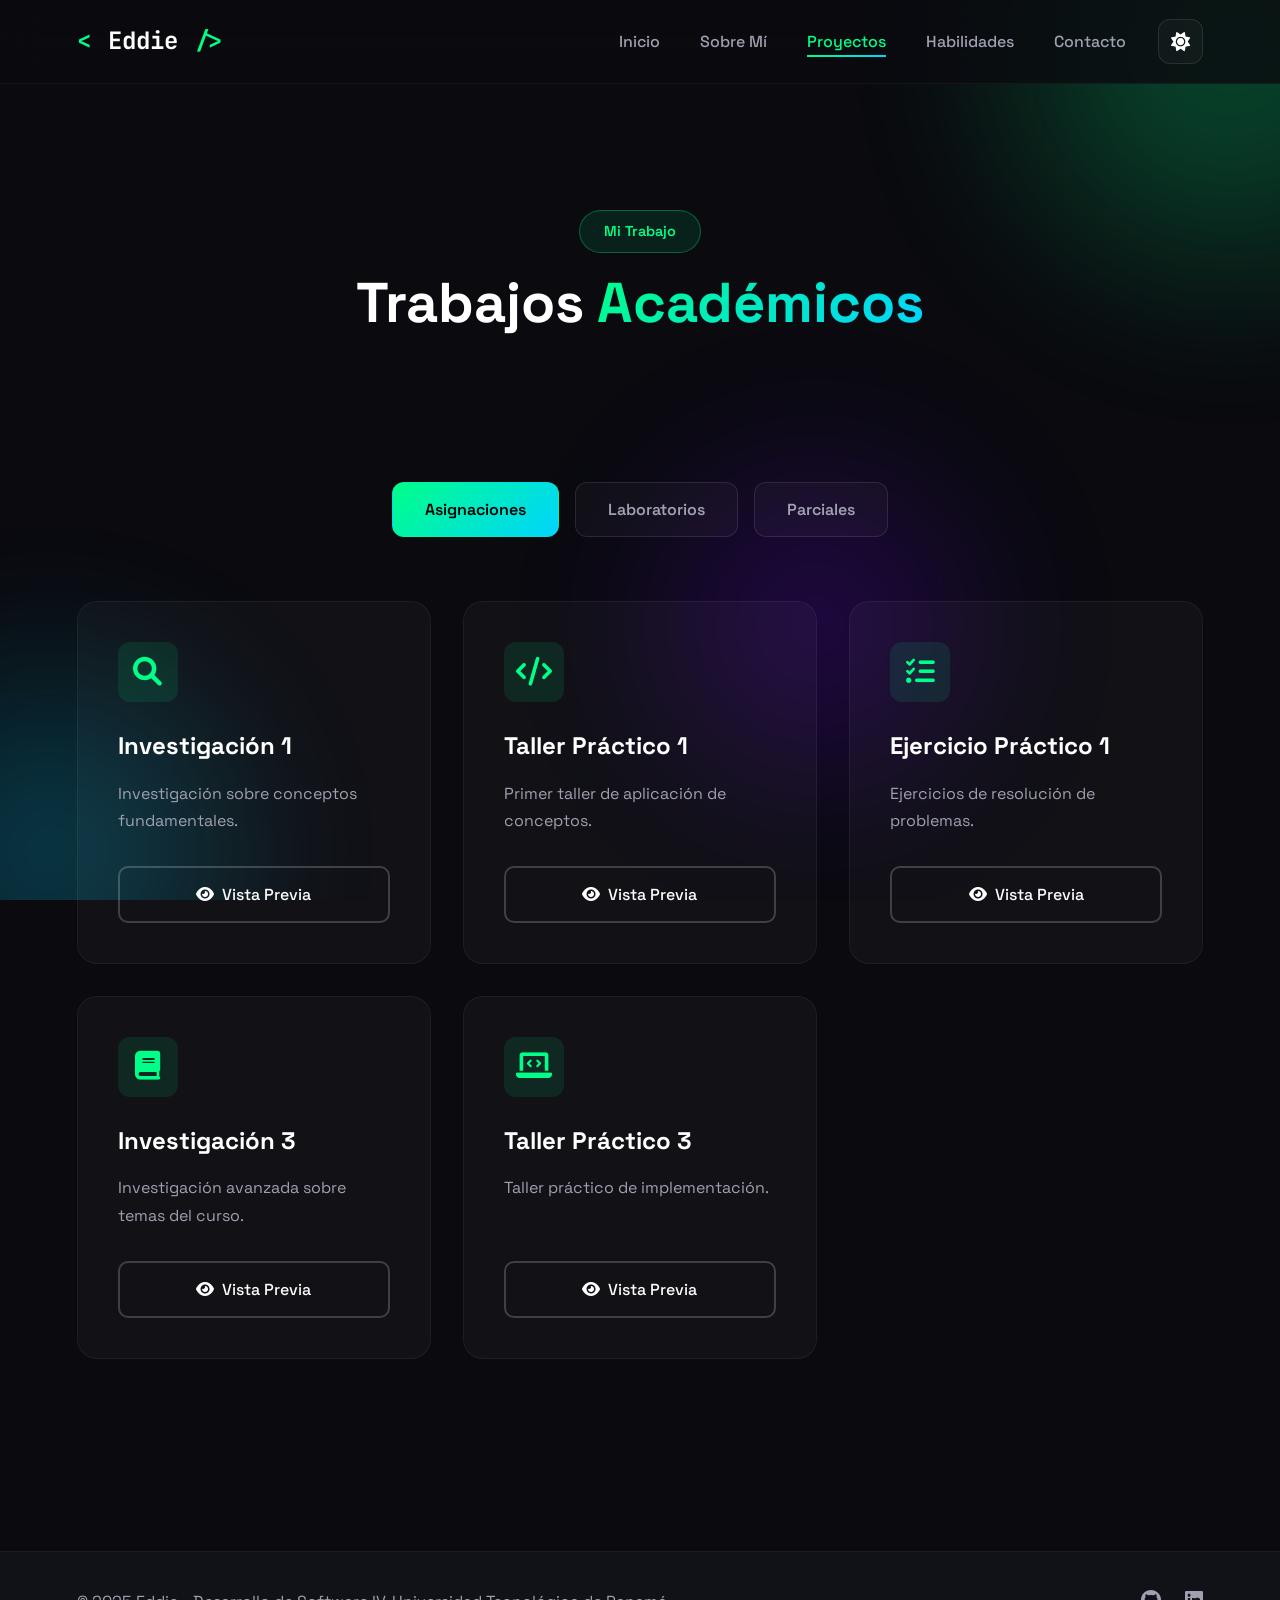
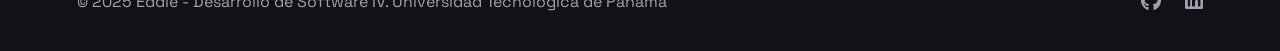
<file: projects.html>
<!DOCTYPE html>
<html lang="es">

<head>
    <meta charset="UTF-8">
    <meta name="viewport" content="width=device-width, initial-scale=1.0">
    <title>Proyectos - Eddie</title>
    <link rel="preconnect" href="https://fonts.googleapis.com">
    <link rel="preconnect" href="https://fonts.gstatic.com" crossorigin>
    <link
        href="https://fonts.googleapis.com/css2?family=Space+Grotesk:wght@300;400;500;600;700&family=JetBrains+Mono:wght@400;500&display=swap"
        rel="stylesheet">
    <link rel="stylesheet" href="css/style.css">
    <link rel="stylesheet" href="https://cdnjs.cloudflare.com/ajax/libs/font-awesome/6.0.0/css/all.min.css">
    <style>
        .projects-hero {
            min-height: 50vh;
            display: flex;
            align-items: center;
            justify-content: center;
            padding: 10rem 6% 4rem;
            text-align: center;
        }

        .projects-container {
            max-width: 1400px;
            margin: 0 auto;
        }

        .tabs {
            display: flex;
            justify-content: center;
            gap: 1rem;
            margin-bottom: 4rem;
            flex-wrap: wrap;
        }

        .tab-btn {
            padding: 1rem 2rem;
            background: var(--bg-card);
            border: 1px solid rgba(255, 255, 255, 0.1);
            border-radius: 12px;
            color: var(--text-secondary);
            font-size: 1rem;
            font-weight: 600;
            cursor: pointer;
            transition: var(--transition);
            font-family: var(--font-main);
        }

        [data-theme="light"] .tab-btn {
            border-color: rgba(0, 0, 0, 0.1);
        }

        .tab-btn:hover {
            border-color: var(--accent-primary);
            color: var(--accent-primary);
            transform: translateY(-2px);
        }

        .tab-btn.active {
            background: var(--accent-gradient);
            color: #000;
            border-color: transparent;
        }

        .projects-grid {
            display: grid;
            grid-template-columns: repeat(auto-fill, minmax(350px, 1fr));
            gap: 2rem;
            margin-bottom: 4rem;
        }

        .project-card {
            background: var(--bg-card);
            border: 1px solid rgba(255, 255, 255, 0.05);
            border-radius: 20px;
            padding: 2.5rem;
            transition: var(--transition);
            display: flex;
            flex-direction: column;
        }

        [data-theme="light"] .project-card {
            border-color: rgba(0, 0, 0, 0.05);
        }

        .project-card:hover {
            transform: translateY(-10px);
            border-color: var(--accent-primary);
            box-shadow: 0 20px 40px rgba(0, 255, 136, 0.1);
        }

        .project-icon {
            width: 60px;
            height: 60px;
            display: flex;
            align-items: center;
            justify-content: center;
            background: rgba(0, 255, 136, 0.1);
            border-radius: 12px;
            font-size: 1.8rem;
            color: var(--accent-primary);
            margin-bottom: 1.5rem;
        }

        .project-card h3 {
            font-size: 1.5rem;
            margin-bottom: 0.8rem;
            color: var(--text-primary);
            font-family: var(--font-main);
        }

        .project-card p {
            color: var(--text-secondary);
            line-height: 1.7;
            margin-bottom: 2rem;
            flex-grow: 1;
        }

        .project-actions {
            display: flex;
            gap: 1rem;
        }

        .btn-small {
            flex: 1;
            padding: 0.8rem 1.5rem;
            background: transparent;
            border: 2px solid rgba(255, 255, 255, 0.2);
            border-radius: 10px;
            color: var(--text-primary);
            text-decoration: none;
            text-align: center;
            font-weight: 500;
            transition: var(--transition);
            display: flex;
            align-items: center;
            justify-content: center;
            gap: 0.5rem;
            font-family: var(--font-main);
        }

        [data-theme="light"] .btn-small {
            border-color: rgba(0, 0, 0, 0.2);
        }

        .btn-small:hover {
            border-color: var(--accent-primary);
            color: var(--accent-primary);
            background: rgba(0, 255, 136, 0.05);
            transform: translateY(-2px);
        }

        @media (max-width: 768px) {
            .projects-grid {
                grid-template-columns: 1fr;
            }
        }
    </style>
</head>

<body>
    <div class="bg-animation">
        <div class="gradient-orb orb-1"></div>
        <div class="gradient-orb orb-2"></div>
        <div class="gradient-orb orb-3"></div>
    </div>

    <header id="header">
        <nav class="navbar">
            <div class="logo">
                <span class="logo-bracket">&lt;</span>
                <span class="logo-text">Eddie</span>
                <span class="logo-bracket">/&gt;</span>
            </div>
            <div style="display: flex; align-items: center; gap: 2rem;">
                <ul class="nav-links">
                    <li><a href="index.html">Inicio</a></li>
                    <li><a href="about.html">Sobre Mí</a></li>
                    <li><a href="projects.html" class="active">Proyectos</a></li>
                    <li><a href="skills.html">Habilidades</a></li>
                    <li><a href="contact.html">Contacto</a></li>
                </ul>
                <button class="theme-toggle" id="themeToggle" aria-label="Cambiar tema">
                    <i class="fas fa-sun" id="themeIcon"></i>
                </button>
                <div class="hamburger">
                    <i class="fas fa-bars"></i>
                </div>
            </div>
        </nav>
    </header>

    <main>
        <section class="projects-hero">
            <div>
                <span class="section-tag">Mi Trabajo</span>
                <h1 class="section-title">Trabajos <span class="gradient-text">Académicos</span></h1>
            </div>
        </section>

        <section class="section" style="padding-top: 2rem;">
            <div class="projects-container">
                <div class="tabs">
                    <button class="tab-btn active" data-target="asignaciones">Asignaciones</button>
                    <button class="tab-btn" data-target="laboratorios">Laboratorios</button>
                    <button class="tab-btn" data-target="parciales">Parciales</button>
                </div>

                <!-- Asignaciones -->
                <div class="projects-grid" id="asignaciones">
                    <div class="project-card">
                        <div class="project-icon">
                            <i class="fas fa-search"></i>
                        </div>
                        <h3>Investigación 1</h3>
                        <p>Investigación sobre conceptos fundamentales.</p>
                        <div class="project-actions">
                            <a href="project-detail.html?id=investigacion1" class="btn-small">
                                <i class="fas fa-eye"></i>
                                Vista Previa
                            </a>
                        </div>
                    </div>

                    <div class="project-card">
                        <div class="project-icon">
                            <i class="fas fa-code"></i>
                        </div>
                        <h3>Taller Práctico 1</h3>
                        <p>Primer taller de aplicación de conceptos.</p>
                        <div class="project-actions">
                            <a href="project-detail.html?id=taller1" class="btn-small">
                                <i class="fas fa-eye"></i>
                                Vista Previa
                            </a>
                        </div>
                    </div>

                    <div class="project-card">
                        <div class="project-icon">
                            <i class="fas fa-tasks"></i>
                        </div>
                        <h3>Ejercicio Práctico 1</h3>
                        <p>Ejercicios de resolución de problemas.</p>
                        <div class="project-actions">
                            <a href="project-detail.html?id=ejercicio1" class="btn-small">
                                <i class="fas fa-eye"></i>
                                Vista Previa
                            </a>
                        </div>
                    </div>

                    <div class="project-card">
                        <div class="project-icon">
                            <i class="fas fa-book"></i>
                        </div>
                        <h3>Investigación 3</h3>
                        <p>Investigación avanzada sobre temas del curso.</p>
                        <div class="project-actions">
                            <a href="project-detail.html?id=investigacion3" class="btn-small">
                                <i class="fas fa-eye"></i>
                                Vista Previa
                            </a>
                        </div>
                    </div>

                    <div class="project-card">
                        <div class="project-icon">
                            <i class="fas fa-laptop-code"></i>
                        </div>
                        <h3>Taller Práctico 3</h3>
                        <p>Taller práctico de implementación.</p>
                        <div class="project-actions">
                            <a href="project-detail.html?id=taller3" class="btn-small">
                                <i class="fas fa-eye"></i>
                                Vista Previa
                            </a>
                        </div>
                    </div>
                </div>

                <!-- Laboratorios -->
                <div class="projects-grid hidden" id="laboratorios">
                    <div class="project-card">
                        <div class="project-icon">
                            <i class="fas fa-flask"></i>
                        </div>
                        <h3>Laboratorio Práctico 1</h3>
                        <p>Práctica de laboratorio inicial.</p>
                        <div class="project-actions">
                            <a href="project-detail.html?id=lab1" class="btn-small">
                                <i class="fas fa-eye"></i>
                                Vista Previa
                            </a>
                        </div>
                    </div>

                    <div class="project-card">
                        <div class="project-icon">
                            <i class="fas fa-vial"></i>
                        </div>
                        <h3>Laboratorio Práctico 2</h3>
                        <p>Segunda práctica de laboratorio.</p>
                        <div class="project-actions">
                            <a href="project-detail.html?id=lab2" class="btn-small">
                                <i class="fas fa-eye"></i>
                                Vista Previa
                            </a>
                        </div>
                    </div>
                </div>

                <!-- Parciales -->
                <div class="projects-grid hidden" id="parciales">
                    <div class="project-card">
                        <div class="project-icon">
                            <i class="fas fa-file-alt"></i>
                        </div>
                        <h3>Examen Parcial 1</h3>
                        <p>Evaluación parcial de conocimientos.</p>
                        <div class="project-actions">
                            <a href="project-detail.html?id=parcial1" class="btn-small">
                                <i class="fas fa-eye"></i>
                                Vista Previa
                            </a>
                        </div>
                    </div>

                    <div class="project-card">
                        <div class="project-icon">
                            <i class="fas fa-clipboard-check"></i>
                        </div>
                        <h3>Examen Parcial 2</h3>
                        <p>Segunda evaluación parcial.</p>
                        <div class="project-actions">
                            <a href="project-detail.html?id=parcial2" class="btn-small">
                                <i class="fas fa-eye"></i>
                                Vista Previa
                            </a>
                        </div>
                    </div>

                    <div class="project-card">
                        <div class="project-icon">
                            <i class="fas fa-trophy"></i>
                        </div>
                        <h3>Examen Final</h3>
                        <p>Evaluación final del curso.</p>
                        <div class="project-actions">
                            <a href="project-detail.html?id=final" class="btn-small">
                                <i class="fas fa-eye"></i>
                                Vista Previa
                            </a>
                        </div>
                    </div>
                </div>
            </div>
        </section>
    </main>

    <footer>
        <div class="footer-content">
            <p>&copy; 2025 Eddie - Desarrollo de Software IV. Universidad Tecnológica de Panamá</p>
            <div class="footer-links">
                <a href="#"><i class="fab fa-github"></i></a>
                <a href="#"><i class="fab fa-linkedin"></i></a>
            </div>
        </div>
    </footer>

    <script src="js/script.js"></script>
</body>

</html>
</file>
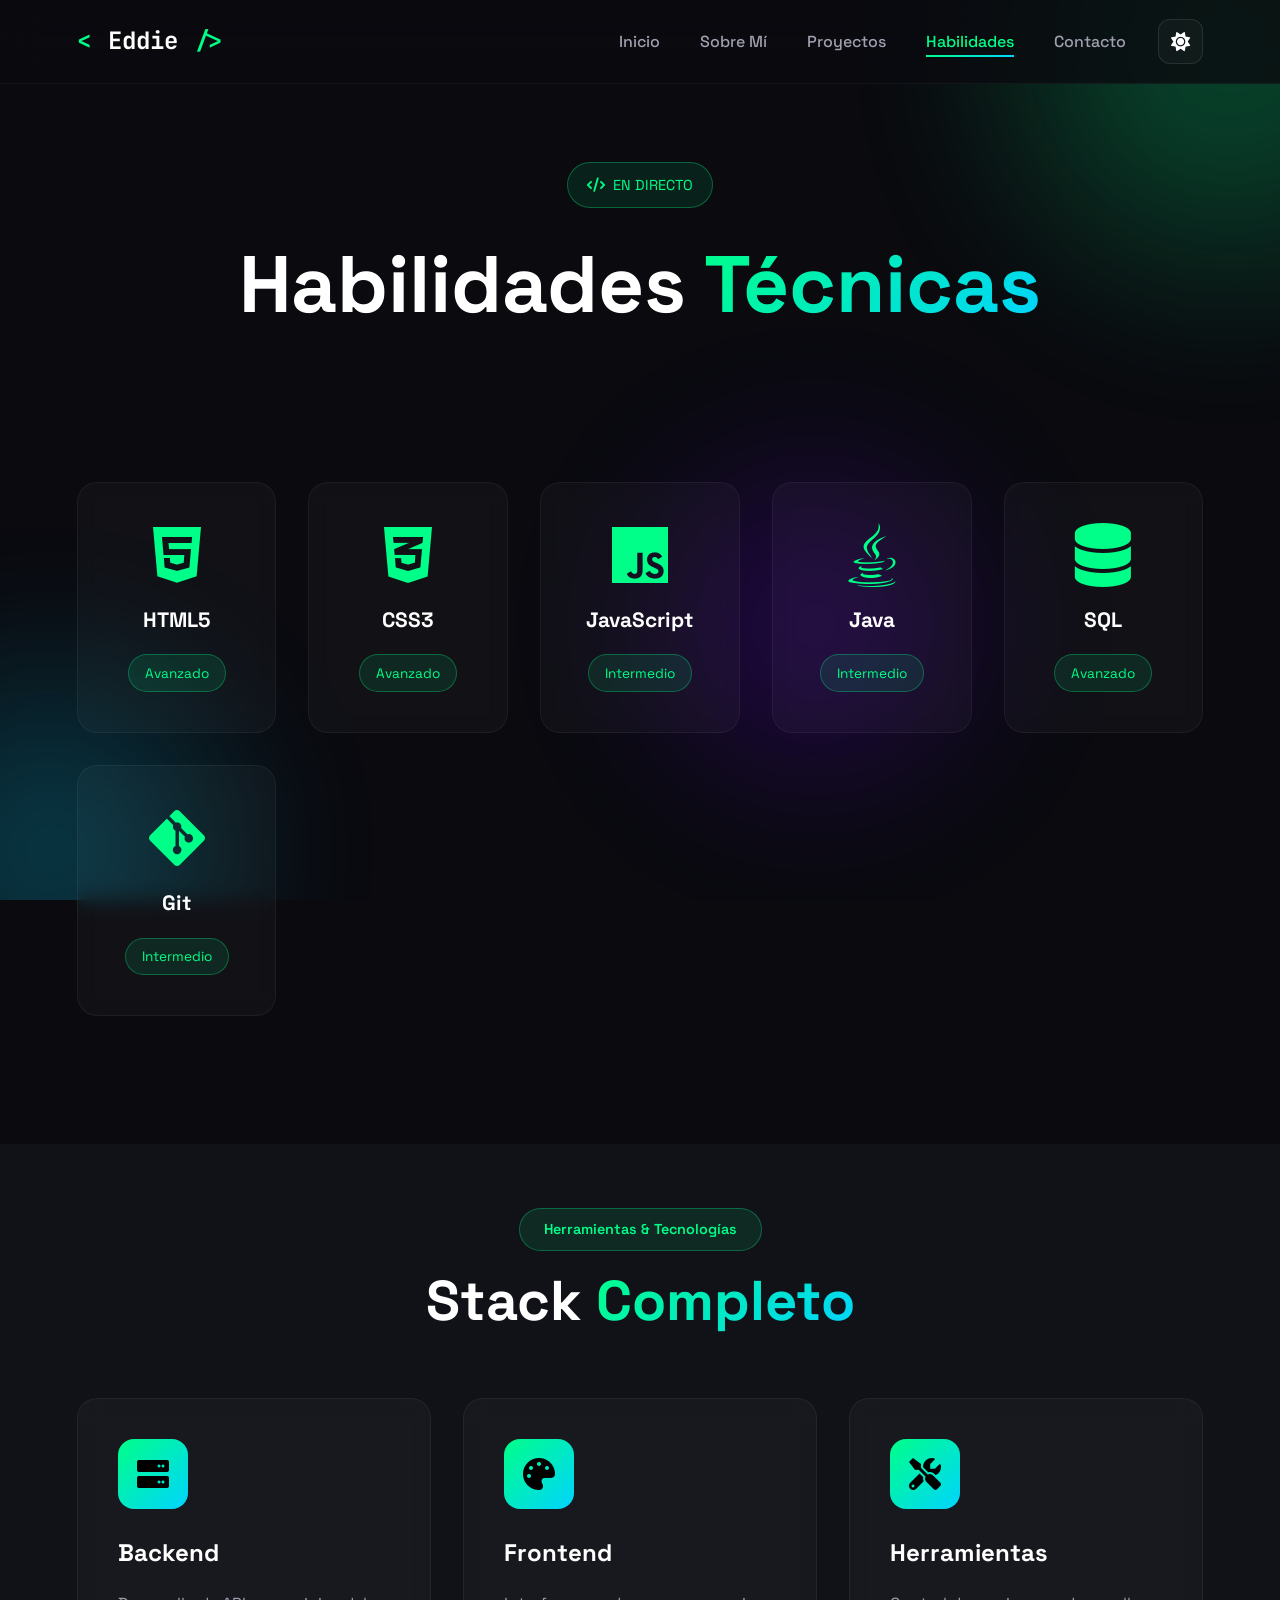
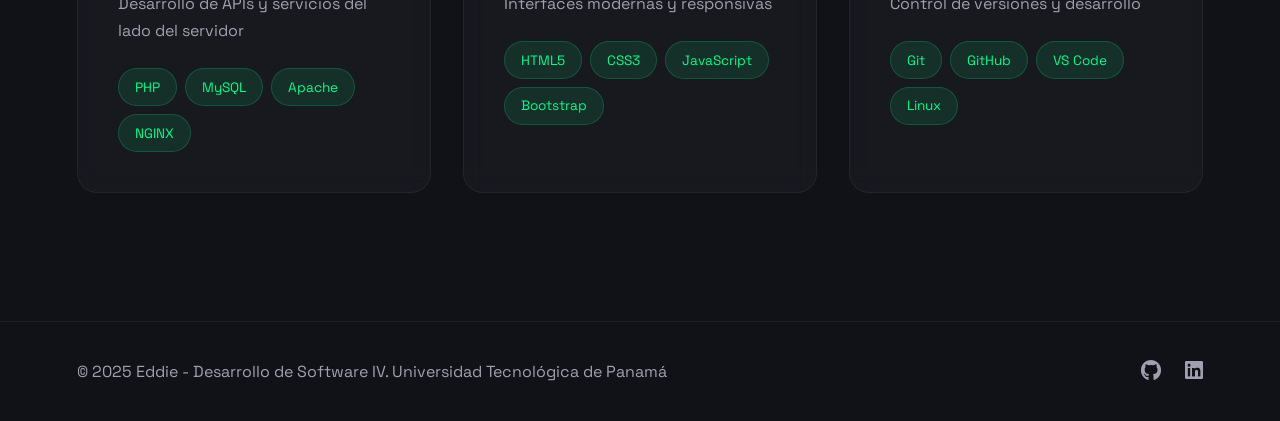
<file: skills.html>
<!DOCTYPE html>
<html lang="es">

<head>
    <meta charset="UTF-8">
    <meta name="viewport" content="width=device-width, initial-scale=1.0">
    <title>Habilidades - Eddie</title>
    <link rel="preconnect" href="https://fonts.googleapis.com">
    <link rel="preconnect" href="https://fonts.gstatic.com" crossorigin>
    <link
        href="https://fonts.googleapis.com/css2?family=Space+Grotesk:wght@300;400;500;600;700&family=JetBrains+Mono:wght@400;500&display=swap"
        rel="stylesheet">
    <link rel="stylesheet" href="css/style.css">
    <link rel="stylesheet" href="https://cdnjs.cloudflare.com/ajax/libs/font-awesome/6.0.0/css/all.min.css">
</head>

<body>
    <div class="bg-animation">
        <div class="gradient-orb orb-1"></div>
        <div class="gradient-orb orb-2"></div>
        <div class="gradient-orb orb-3"></div>
    </div>

    <header id="header">
        <nav class="navbar">
            <div class="logo">
                <span class="logo-bracket">&lt;</span>
                <span class="logo-text">Eddie</span>
                <span class="logo-bracket">/&gt;</span>
            </div>
            <div style="display: flex; align-items: center; gap: 2rem;">
                <ul class="nav-links">
                    <li><a href="index.html">Inicio</a></li>
                    <li><a href="about.html">Sobre Mí</a></li>
                    <li><a href="projects.html">Proyectos</a></li>
                    <li><a href="skills.html" class="active">Habilidades</a></li>
                    <li><a href="contact.html">Contacto</a></li>
                </ul>
                <button class="theme-toggle" id="themeToggle" aria-label="Cambiar tema">
                    <i class="fas fa-sun" id="themeIcon"></i>
                </button>
                <div class="hamburger">
                    <i class="fas fa-bars"></i>
                </div>
            </div>
        </nav>
    </header>

    <main>
        <section class="hero" style="min-height: 50vh;">
            <div class="hero-content">
                <div class="hero-badge fade-in">
                    <i class="fas fa-code"></i>
                    <span>EN DIRECTO</span>
                </div>
                <h1 class="hero-title fade-in-up">
                    Habilidades <span class="gradient-text">Técnicas</span>
                </h1>
            </div>
        </section>

        <section class="section" style="padding-top: 2rem;">
            <div
                style="max-width: 1200px; margin: 0 auto; display: grid; grid-template-columns: repeat(auto-fit, minmax(180px, 1fr)); gap: 2rem;">
                <div class="service-card card-hover"
                    style="text-align: center; display: flex; flex-direction: column; align-items: center; gap: 1rem;">
                    <i class="fab fa-html5" style="font-size: 4rem; color: var(--accent-primary);"></i>
                    <h3 style="font-size: 1.3rem; margin: 0;">HTML5</h3>
                    <span
                        style="padding: 0.4rem 1rem; background: rgba(0, 255, 136, 0.1); border: 1px solid rgba(0, 255, 136, 0.3); border-radius: 20px; font-size: 0.85rem; color: var(--accent-primary);">Avanzado</span>
                </div>

                <div class="service-card card-hover"
                    style="text-align: center; display: flex; flex-direction: column; align-items: center; gap: 1rem;">
                    <i class="fab fa-css3-alt" style="font-size: 4rem; color: var(--accent-primary);"></i>
                    <h3 style="font-size: 1.3rem; margin: 0;">CSS3</h3>
                    <span
                        style="padding: 0.4rem 1rem; background: rgba(0, 255, 136, 0.1); border: 1px solid rgba(0, 255, 136, 0.3); border-radius: 20px; font-size: 0.85rem; color: var(--accent-primary);">Avanzado</span>
                </div>

                <div class="service-card card-hover"
                    style="text-align: center; display: flex; flex-direction: column; align-items: center; gap: 1rem;">
                    <i class="fab fa-js" style="font-size: 4rem; color: var(--accent-primary);"></i>
                    <h3 style="font-size: 1.3rem; margin: 0;">JavaScript</h3>
                    <span
                        style="padding: 0.4rem 1rem; background: rgba(0, 255, 136, 0.1); border: 1px solid rgba(0, 255, 136, 0.3); border-radius: 20px; font-size: 0.85rem; color: var(--accent-primary);">Intermedio</span>
                </div>

                <div class="service-card card-hover"
                    style="text-align: center; display: flex; flex-direction: column; align-items: center; gap: 1rem;">
                    <i class="fab fa-java" style="font-size: 4rem; color: var(--accent-primary);"></i>
                    <h3 style="font-size: 1.3rem; margin: 0;">Java</h3>
                    <span
                        style="padding: 0.4rem 1rem; background: rgba(0, 255, 136, 0.1); border: 1px solid rgba(0, 255, 136, 0.3); border-radius: 20px; font-size: 0.85rem; color: var(--accent-primary);">Intermedio</span>
                </div>

                <div class="service-card card-hover"
                    style="text-align: center; display: flex; flex-direction: column; align-items: center; gap: 1rem;">
                    <i class="fas fa-database" style="font-size: 4rem; color: var(--accent-primary);"></i>
                    <h3 style="font-size: 1.3rem; margin: 0;">SQL</h3>
                    <span
                        style="padding: 0.4rem 1rem; background: rgba(0, 255, 136, 0.1); border: 1px solid rgba(0, 255, 136, 0.3); border-radius: 20px; font-size: 0.85rem; color: var(--accent-primary);">Avanzado</span>
                </div>

                <div class="service-card card-hover"
                    style="text-align: center; display: flex; flex-direction: column; align-items: center; gap: 1rem;">
                    <i class="fab fa-git-alt" style="font-size: 4rem; color: var(--accent-primary);"></i>
                    <h3 style="font-size: 1.3rem; margin: 0;">Git</h3>
                    <span
                        style="padding: 0.4rem 1rem; background: rgba(0, 255, 136, 0.1); border: 1px solid rgba(0, 255, 136, 0.3); border-radius: 20px; font-size: 0.85rem; color: var(--accent-primary);">Intermedio</span>
                </div>
            </div>
        </section>

        <!-- Sección adicional con más detalles -->
        <section class="section services-section" style="padding-top: 4rem;">
            <div class="section-header">
                <span class="section-tag">Herramientas & Tecnologías</span>
                <h2 class="section-title">Stack <span class="gradient-text">Completo</span></h2>
            </div>

            <div class="services-grid">
                <div class="service-card">
                    <div class="service-icon">
                        <i class="fas fa-server"></i>
                    </div>
                    <h3>Backend</h3>
                    <p>Desarrollo de APIs y servicios del lado del servidor</p>
                    <ul class="tech-tags">
                        <li>PHP</li>
                        <li>MySQL</li>
                        <li>Apache</li>
                        <li>NGINX</li>
                    </ul>
                </div>

                <div class="service-card">
                    <div class="service-icon">
                        <i class="fas fa-palette"></i>
                    </div>
                    <h3>Frontend</h3>
                    <p>Interfaces modernas y responsivas</p>
                    <ul class="tech-tags">
                        <li>HTML5</li>
                        <li>CSS3</li>
                        <li>JavaScript</li>
                        <li>Bootstrap</li>
                    </ul>
                </div>

                <div class="service-card">
                    <div class="service-icon">
                        <i class="fas fa-tools"></i>
                    </div>
                    <h3>Herramientas</h3>
                    <p>Control de versiones y desarrollo</p>
                    <ul class="tech-tags">
                        <li>Git</li>
                        <li>GitHub</li>
                        <li>VS Code</li>
                        <li>Linux</li>
                    </ul>
                </div>
            </div>
        </section>
    </main>

    <footer>
        <div class="footer-content">
            <p>&copy; 2025 Eddie - Desarrollo de Software IV. Universidad Tecnológica de Panamá</p>
            <div class="footer-links">
                <a href="#"><i class="fab fa-github"></i></a>
                <a href="#"><i class="fab fa-linkedin"></i></a>
            </div>
        </div>
    </footer>

    <script src="js/script.js"></script>
</body>

</html>
</file>
<file: css/style.css>
:root {
    --bg-primary: #0a0a0f;
    --bg-secondary: #111118;
    --bg-card: rgba(255, 255, 255, 0.03);
    --text-primary: #ffffff;
    --text-secondary: #a0a0b0;
    --accent-primary: #00ff88;
    --accent-secondary: #00d4ff;
    --accent-gradient: linear-gradient(135deg, #00ff88 0%, #00d4ff 100%);
    --font-main: 'Space Grotesk', sans-serif;
    --font-mono: 'JetBrains Mono', monospace;
    --shadow-lg: 0 20px 60px rgba(0, 255, 136, 0.1);
    --transition: all 0.4s cubic-bezier(0.4, 0, 0.2, 1);
}

/* Light Theme */
[data-theme="light"] {
    --bg-primary: #ffffff;
    --bg-secondary: #f5f5f7;
    --bg-card: rgba(0, 0, 0, 0.03);
    --text-primary: #1d1d1f;
    --text-secondary: #6e6e73;
    --shadow-lg: 0 20px 60px rgba(0, 0, 0, 0.1);
}

* {
    margin: 0;
    padding: 0;
    box-sizing: border-box;
}

html {
    scroll-behavior: smooth;
}

body {
    font-family: var(--font-main);
    background-color: var(--bg-primary);
    color: var(--text-primary);
    line-height: 1.7;
    overflow-x: hidden;
    transition: background-color 0.3s ease, color 0.3s ease;
}

/* Fondo Animado */
.bg-animation {
    position: fixed;
    width: 100%;
    height: 100%;
    top: 0;
    left: 0;
    z-index: -1;
    overflow: hidden;
    pointer-events: none;
}

.gradient-orb {
    position: absolute;
    border-radius: 50%;
    filter: blur(80px);
    opacity: 0.3;
    animation: float 20s infinite ease-in-out;
}

.orb-1 {
    width: 500px;
    height: 500px;
    background: radial-gradient(circle, #00ff88, transparent);
    top: -200px;
    right: -200px;
    animation-delay: 0s;
}

.orb-2 {
    width: 400px;
    height: 400px;
    background: radial-gradient(circle, #00d4ff, transparent);
    bottom: -150px;
    left: -150px;
    animation-delay: 7s;
}

.orb-3 {
    width: 350px;
    height: 350px;
    background: radial-gradient(circle, #7000ff, transparent);
    top: 50%;
    left: 50%;
    animation-delay: 14s;
}

@keyframes float {

    0%,
    100% {
        transform: translate(0, 0) scale(1);
    }

    33% {
        transform: translate(100px, -50px) scale(1.1);
    }

    66% {
        transform: translate(-50px, 100px) scale(0.9);
    }
}

/* Header */
header {
    position: fixed;
    top: 0;
    width: 100%;
    background: rgba(10, 10, 15, 0.8);
    backdrop-filter: blur(20px);
    border-bottom: 1px solid rgba(255, 255, 255, 0.05);
    z-index: 1000;
    padding: 1.2rem 6%;
    transition: var(--transition);
}

[data-theme="light"] header {
    background: rgba(255, 255, 255, 0.8);
    border-bottom: 1px solid rgba(0, 0, 0, 0.05);
}

header.scrolled {
    padding: 0.8rem 6%;
    box-shadow: 0 4px 20px rgba(0, 0, 0, 0.5);
}

[data-theme="light"] header.scrolled {
    box-shadow: 0 4px 20px rgba(0, 0, 0, 0.1);
}

.navbar {
    display: flex;
    justify-content: space-between;
    align-items: center;
    max-width: 1400px;
    margin: 0 auto;
}

.logo {
    font-size: 1.5rem;
    font-weight: 700;
    font-family: var(--font-mono);
}

.logo-bracket {
    color: var(--accent-primary);
}

.logo-text {
    color: var(--text-primary);
    margin: 0 0.2rem;
}

.nav-links {
    display: flex;
    gap: 2.5rem;
    list-style: none;
}

.nav-links a {
    position: relative;
    color: var(--text-secondary);
    text-decoration: none;
    font-weight: 500;
    transition: var(--transition);
}

.nav-links a::before {
    content: '';
    position: absolute;
    bottom: -5px;
    left: 0;
    width: 0;
    height: 2px;
    background: var(--accent-gradient);
    transition: width 0.3s ease;
}

.nav-links a:hover,
.nav-links a.active {
    color: var(--accent-primary);
}

.nav-links a:hover::before,
.nav-links a.active::before {
    width: 100%;
}

.hamburger {
    display: none;
    font-size: 1.5rem;
    cursor: pointer;
    color: var(--text-primary);
}

/* Theme Toggle Button */
.theme-toggle {
    width: 45px;
    height: 45px;
    display: flex;
    align-items: center;
    justify-content: center;
    background: var(--bg-card);
    border: 1px solid rgba(255, 255, 255, 0.1);
    border-radius: 12px;
    cursor: pointer;
    transition: var(--transition);
}

[data-theme="light"] .theme-toggle {
    border-color: rgba(0, 0, 0, 0.1);
}

.theme-toggle:hover {
    border-color: var(--accent-primary);
    transform: scale(1.05);
}

.theme-toggle i {
    font-size: 1.2rem;
    color: var(--text-primary);
}

/* Hero Section */
.hero {
    min-height: 100vh;
    display: flex;
    align-items: center;
    justify-content: center;
    padding: 8rem 6% 4rem;
    position: relative;
}

.hero-content {
    max-width: 900px;
    text-align: center;
    z-index: 1;
}

.hero-badge {
    display: inline-flex;
    align-items: center;
    gap: 0.5rem;
    padding: 0.6rem 1.2rem;
    background: rgba(0, 255, 136, 0.1);
    border: 1px solid rgba(0, 255, 136, 0.3);
    border-radius: 50px;
    color: var(--accent-primary);
    font-size: 0.9rem;
    margin-bottom: 2rem;
}

.hero-title {
    font-size: clamp(3rem, 8vw, 5rem);
    font-weight: 700;
    line-height: 1.1;
    margin-bottom: 1.5rem;
    color: var(--text-primary);
}

.gradient-text {
    background: var(--accent-gradient);
    -webkit-background-clip: text;
    -webkit-text-fill-color: transparent;
    background-clip: text;
}

.typing-container {
    font-size: clamp(1.5rem, 4vw, 2rem);
    margin-bottom: 2rem;
    height: 60px;
    display: flex;
    align-items: center;
    justify-content: center;
    gap: 0.5rem;
}

.typing-prefix {
    color: var(--text-secondary);
}

.typed-text {
    color: var(--accent-primary);
    font-weight: 600;
}

.cursor {
    color: var(--accent-primary);
    animation: blink 1s infinite;
}

@keyframes blink {

    0%,
    100% {
        opacity: 1;
    }

    50% {
        opacity: 0;
    }
}

.hero-description {
    font-size: 1.1rem;
    color: var(--text-secondary);
    max-width: 700px;
    margin: 0 auto 3rem;
    line-height: 1.8;
}

.hero-buttons {
    display: flex;
    gap: 1.5rem;
    justify-content: center;
    flex-wrap: wrap;
    margin-bottom: 4rem;
}

.btn {
    display: inline-flex;
    align-items: center;
    gap: 0.8rem;
    padding: 1rem 2rem;
    border-radius: 12px;
    font-weight: 600;
    font-size: 1rem;
    text-decoration: none;
    transition: var(--transition);
    position: relative;
    overflow: hidden;
}

.btn::before {
    content: '';
    position: absolute;
    top: 50%;
    left: 50%;
    width: 0;
    height: 0;
    border-radius: 50%;
    background: rgba(255, 255, 255, 0.1);
    transform: translate(-50%, -50%);
    transition: width 0.6s, height 0.6s;
}

.btn:hover::before {
    width: 300px;
    height: 300px;
}

.btn-primary {
    background: var(--accent-gradient);
    color: #000;
    box-shadow: 0 4px 20px rgba(0, 255, 136, 0.3);
}

.btn-primary:hover {
    transform: translateY(-3px);
    box-shadow: 0 8px 30px rgba(0, 255, 136, 0.4);
}

.btn-secondary {
    background: transparent;
    color: var(--accent-primary);
    border: 2px solid var(--accent-primary);
}

.btn-secondary:hover {
    background: rgba(0, 255, 136, 0.1);
    transform: translateY(-3px);
}

.btn-outline {
    background: transparent;
    color: var(--text-primary);
    border: 2px solid rgba(255, 255, 255, 0.2);
}

[data-theme="light"] .btn-outline {
    border-color: rgba(0, 0, 0, 0.2);
}

.btn-outline:hover {
    border-color: var(--accent-primary);
    color: var(--accent-primary);
}

.hero-stats {
    display: flex;
    justify-content: center;
    align-items: center;
    gap: 3rem;
    padding: 2rem;
    background: rgba(255, 255, 255, 0.02);
    border: 1px solid rgba(255, 255, 255, 0.05);
    border-radius: 20px;
    backdrop-filter: blur(10px);
}

[data-theme="light"] .hero-stats {
    background: rgba(0, 0, 0, 0.02);
    border-color: rgba(0, 0, 0, 0.05);
}

.stat-item {
    text-align: center;
}

.stat-number {
    font-size: 2.5rem;
    font-weight: 700;
    color: var(--accent-primary);
    font-family: var(--font-mono);
}

.stat-label {
    font-size: 0.9rem;
    color: var(--text-secondary);
    margin-top: 0.5rem;
}

.stat-divider {
    width: 1px;
    height: 40px;
    background: rgba(255, 255, 255, 0.1);
}

[data-theme="light"] .stat-divider {
    background: rgba(0, 0, 0, 0.1);
}

.scroll-indicator {
    position: absolute;
    bottom: 2rem;
    left: 50%;
    transform: translateX(-50%);
    display: flex;
    flex-direction: column;
    align-items: center;
    gap: 0.5rem;
    color: var(--text-secondary);
    font-size: 0.8rem;
}

.mouse {
    width: 25px;
    height: 40px;
    border: 2px solid var(--text-secondary);
    border-radius: 15px;
    position: relative;
}

.mouse::before {
    content: '';
    position: absolute;
    top: 8px;
    left: 50%;
    transform: translateX(-50%);
    width: 3px;
    height: 8px;
    background: var(--accent-primary);
    border-radius: 2px;
    animation: scroll-down 2s infinite;
}

@keyframes scroll-down {
    0% {
        top: 8px;
        opacity: 1;
    }

    100% {
        top: 20px;
        opacity: 0;
    }
}

/* Sections */
.section {
    padding: 8rem 6%;
    position: relative;
}

.section-header {
    text-align: center;
    margin-bottom: 4rem;
}

.section-tag {
    display: inline-block;
    padding: 0.5rem 1.5rem;
    background: rgba(0, 255, 136, 0.1);
    border: 1px solid rgba(0, 255, 136, 0.3);
    border-radius: 50px;
    color: var(--accent-primary);
    font-size: 0.9rem;
    font-weight: 600;
    margin-bottom: 1rem;
}

.section-title {
    font-size: clamp(2.5rem, 5vw, 3.5rem);
    font-weight: 700;
    line-height: 1.2;
    color: var(--text-primary);
}

/* Services Grid */
.services-section {
    background: var(--bg-secondary);
}

.services-grid {
    display: grid;
    grid-template-columns: repeat(auto-fit, minmax(300px, 1fr));
    gap: 2rem;
    max-width: 1200px;
    margin: 0 auto;
}

.service-card {
    padding: 2.5rem;
    background: var(--bg-card);
    border: 1px solid rgba(255, 255, 255, 0.05);
    border-radius: 20px;
    backdrop-filter: blur(10px);
    transition: var(--transition);
}

[data-theme="light"] .service-card {
    border-color: rgba(0, 0, 0, 0.05);
}

.card-hover:hover {
    transform: translateY(-10px);
    border-color: var(--accent-primary);
    box-shadow: 0 20px 40px rgba(0, 255, 136, 0.1);
}

.service-icon {
    width: 70px;
    height: 70px;
    display: flex;
    align-items: center;
    justify-content: center;
    background: var(--accent-gradient);
    border-radius: 16px;
    font-size: 2rem;
    color: #000;
    margin-bottom: 1.5rem;
}

.service-card h3 {
    font-size: 1.5rem;
    margin-bottom: 1rem;
    color: var(--text-primary);
}

.service-card p {
    color: var(--text-secondary);
    line-height: 1.7;
    margin-bottom: 1.5rem;
}

.tech-tags {
    display: flex;
    flex-wrap: wrap;
    gap: 0.5rem;
    list-style: none;
}

.tech-tags li {
    padding: 0.4rem 1rem;
    background: rgba(0, 255, 136, 0.1);
    border: 1px solid rgba(0, 255, 136, 0.2);
    border-radius: 20px;
    font-size: 0.85rem;
    color: var(--accent-primary);
}

/* Featured Project */
.featured-section {
    background: var(--bg-secondary);
}

.featured-content {
    display: grid;
    grid-template-columns: 1fr 1fr;
    gap: 4rem;
    align-items: center;
    max-width: 1200px;
    margin: 0 auto;
}

.featured-text h2 {
    font-size: clamp(2rem, 4vw, 3rem);
    margin-bottom: 1.5rem;
    line-height: 1.2;
    color: var(--text-primary);
}

.featured-text p {
    color: var(--text-secondary);
    margin-bottom: 2rem;
    line-height: 1.8;
}

.feature-list {
    list-style: none;
    margin-bottom: 2rem;
}

.feature-list li {
    display: flex;
    align-items: center;
    gap: 1rem;
    margin-bottom: 1rem;
    color: var(--text-secondary);
}

.feature-list i {
    color: var(--accent-primary);
    font-size: 1.2rem;
}

/* Code Window */
.code-window {
    background: #1a1a2e;
    border-radius: 12px;
    overflow: hidden;
    border: 1px solid rgba(255, 255, 255, 0.1);
    box-shadow: 0 20px 60px rgba(0, 0, 0, 0.5);
}

[data-theme="light"] .code-window {
    background: #2d2d2d;
}

.window-header {
    background: #0f0f1e;
    padding: 0.8rem 1rem;
    display: flex;
    gap: 0.5rem;
}

[data-theme="light"] .window-header {
    background: #1e1e1e;
}

.dot {
    width: 12px;
    height: 12px;
    border-radius: 50%;
}

.dot.red {
    background: #ff5f56;
}

.dot.yellow {
    background: #ffbd2e;
}

.dot.green {
    background: #27c93f;
}

.code-content {
    padding: 1.5rem;
    font-family: var(--font-mono);
    font-size: 0.9rem;
    line-height: 1.6;
    overflow-x: auto;
}

.code-content pre {
    margin: 0;
}

.code-keyword {
    color: #c792ea;
}

.code-class {
    color: #ffcb6b;
}

.code-function {
    color: #82aaff;
}

.code-string {
    color: #c3e88d;
}

.code-comment {
    color: #546e7a;
}

/* CTA Section */
.cta-section {
    text-align: center;
    padding: 6rem 6%;
}

.cta-content {
    max-width: 700px;
    margin: 0 auto;
    padding: 4rem 3rem;
    background: var(--bg-card);
    border: 1px solid rgba(255, 255, 255, 0.1);
    border-radius: 30px;
    backdrop-filter: blur(10px);
}

[data-theme="light"] .cta-content {
    border-color: rgba(0, 0, 0, 0.1);
}

.cta-content h2 {
    font-size: clamp(2rem, 4vw, 3rem);
    margin-bottom: 1rem;
    color: var(--text-primary);
}

.cta-content p {
    color: var(--text-secondary);
    font-size: 1.1rem;
    margin-bottom: 2rem;
}

.btn-large {
    padding: 1.2rem 2.5rem;
    font-size: 1.1rem;
}

/* Footer */
footer {
    padding: 2rem 6%;
    background: var(--bg-secondary);
    border-top: 1px solid rgba(255, 255, 255, 0.05);
}

[data-theme="light"] footer {
    border-top-color: rgba(0, 0, 0, 0.05);
}

.footer-content {
    display: flex;
    justify-content: space-between;
    align-items: center;
    max-width: 1400px;
    margin: 0 auto;
    color: var(--text-secondary);
}

.footer-links {
    display: flex;
    gap: 1.5rem;
}

.footer-links a {
    color: var(--text-secondary);
    font-size: 1.3rem;
    transition: var(--transition);
}

.footer-links a:hover {
    color: var(--accent-primary);
    transform: translateY(-3px);
}

/* Animations */
.fade-in {
    animation: fadeIn 0.8s ease forwards;
}

.fade-in-up {
    animation: fadeInUp 0.8s ease forwards;
}

@keyframes fadeIn {
    from {
        opacity: 0;
    }

    to {
        opacity: 1;
    }
}

@keyframes fadeInUp {
    from {
        opacity: 0;
        transform: translateY(30px);
    }

    to {
        opacity: 1;
        transform: translateY(0);
    }
}

/* Hidden class */
.hidden {
    display: none !important;
}

/* Responsive */
@media (max-width: 1024px) {
    .featured-content {
        grid-template-columns: 1fr;
        gap: 3rem;
    }

    .featured-visual {
        order: -1;
    }
}

@media (max-width: 768px) {
    header {
        padding: 1rem 5%;
    }

    .nav-links {
        position: fixed;
        top: 70px;
        left: -100%;
        width: 100%;
        height: calc(100vh - 70px);
        background: var(--bg-primary);
        flex-direction: column;
        align-items: center;
        justify-content: flex-start;
        padding: 3rem 0;
        gap: 2rem;
        transition: left 0.3s ease;
        border-top: 1px solid rgba(255, 255, 255, 0.05);
    }

    .nav-links.active {
        left: 0;
    }

    .hamburger {
        display: block;
    }

    .hero {
        padding: 6rem 5% 3rem;
    }

    .hero-stats {
        flex-direction: column;
        gap: 2rem;
    }

    .stat-divider {
        width: 40px;
        height: 1px;
    }

    .services-grid {
        grid-template-columns: 1fr;
    }

    .section {
        padding: 5rem 5%;
    }

    .cta-content {
        padding: 3rem 2rem;
    }

    .footer-content {
        flex-direction: column;
        gap: 1.5rem;
        text-align: center;
    }
}
</file>
